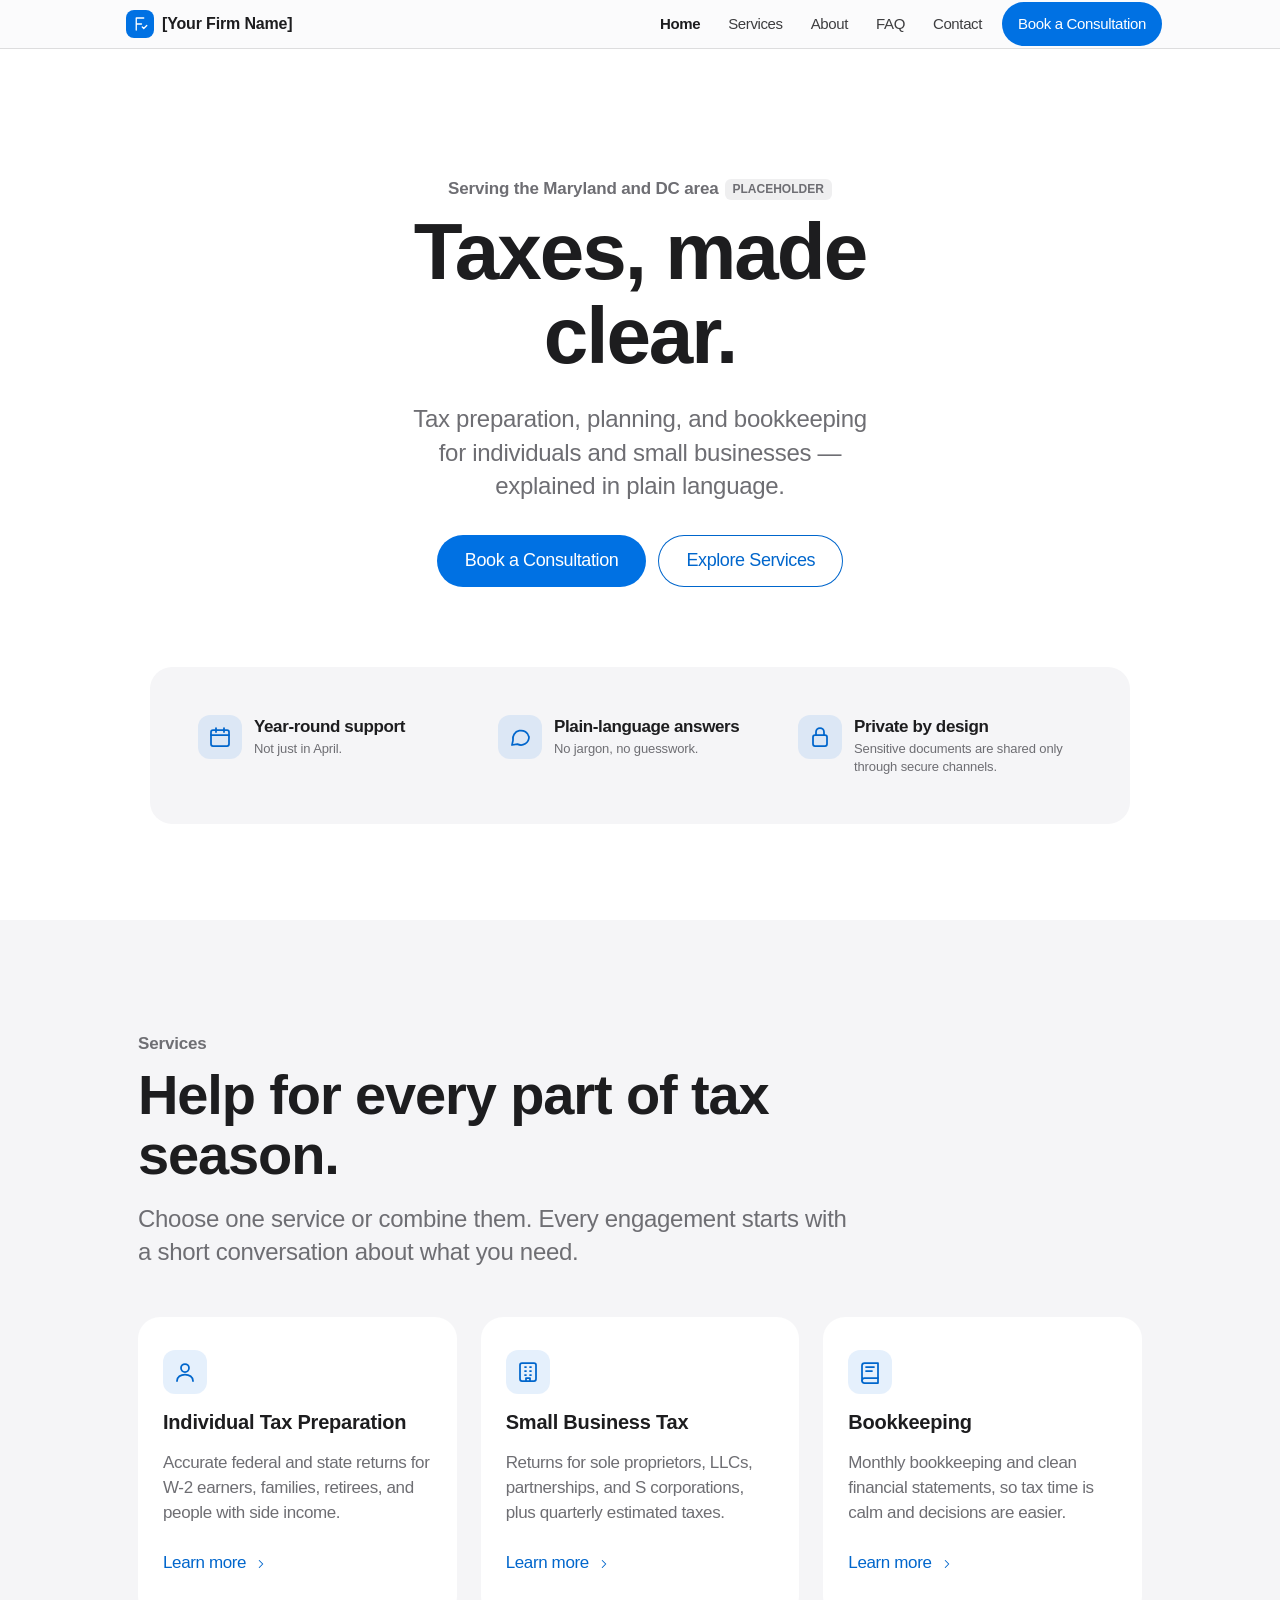
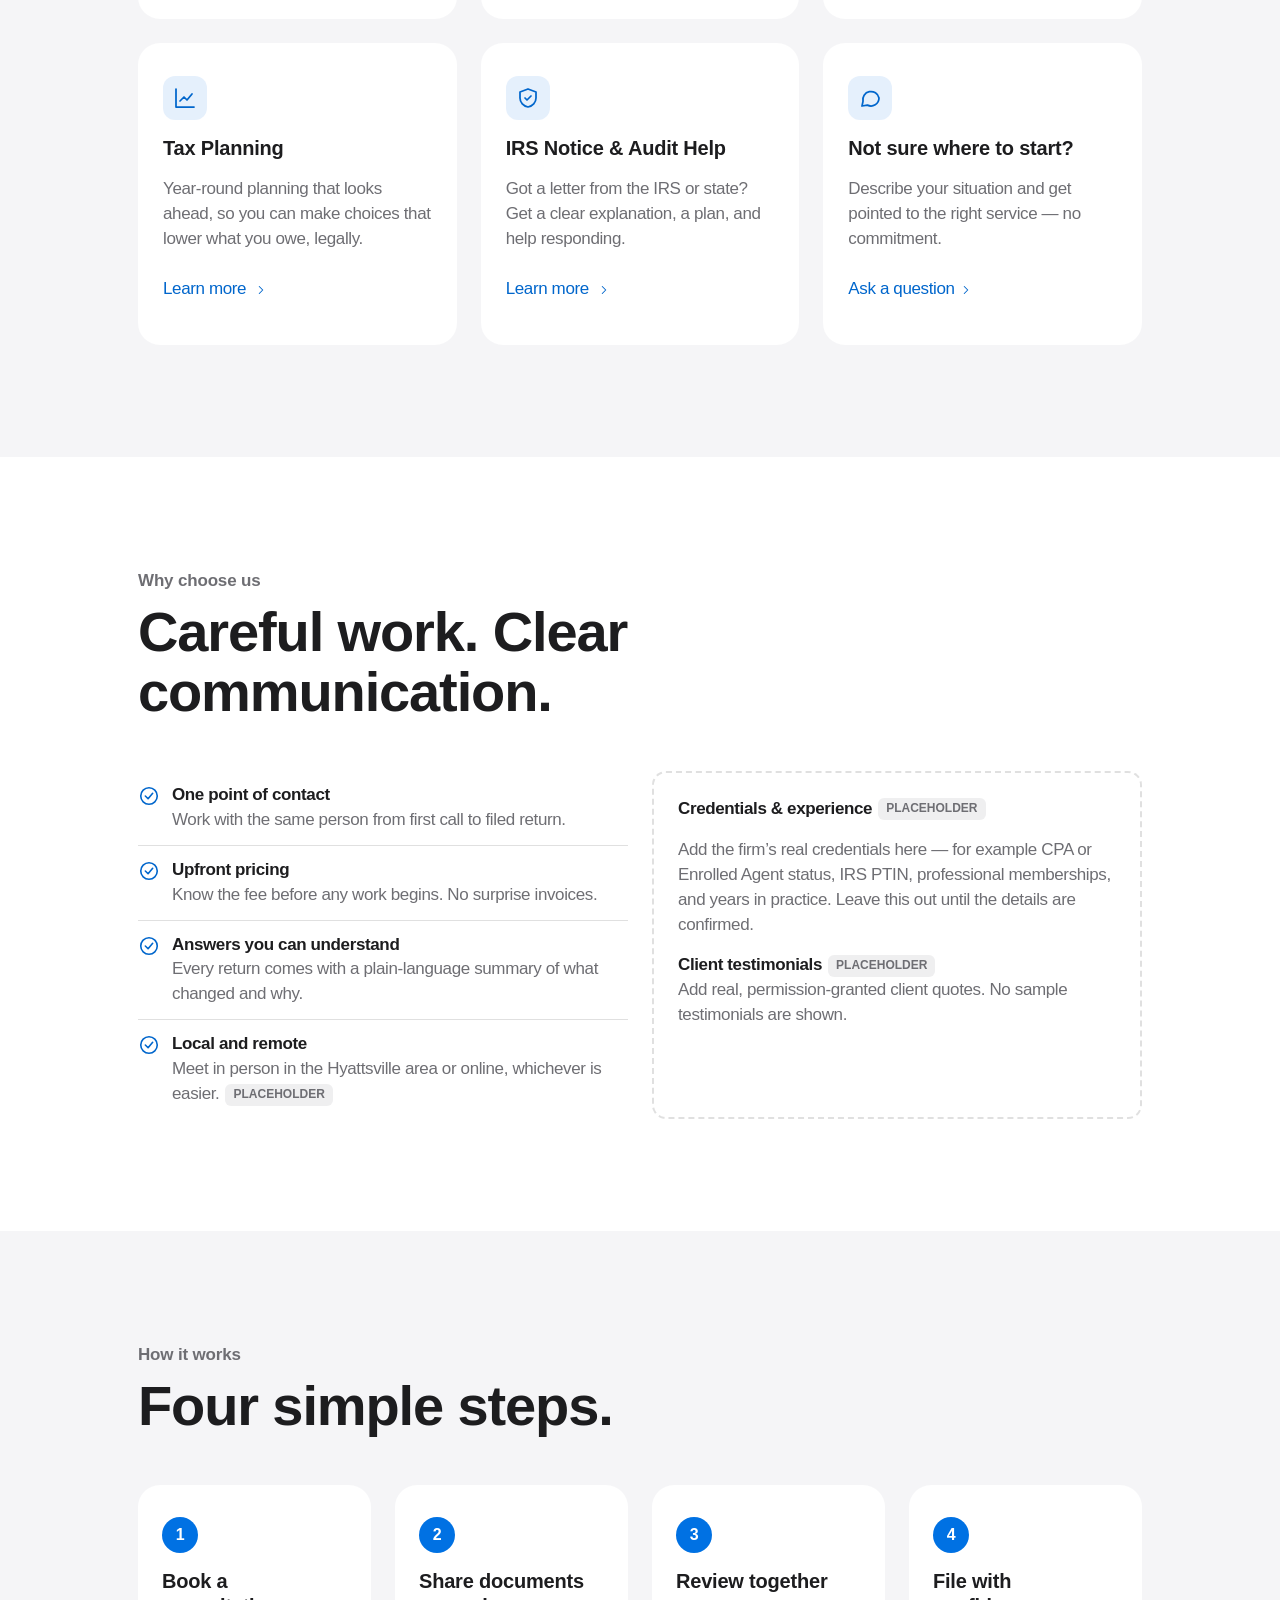
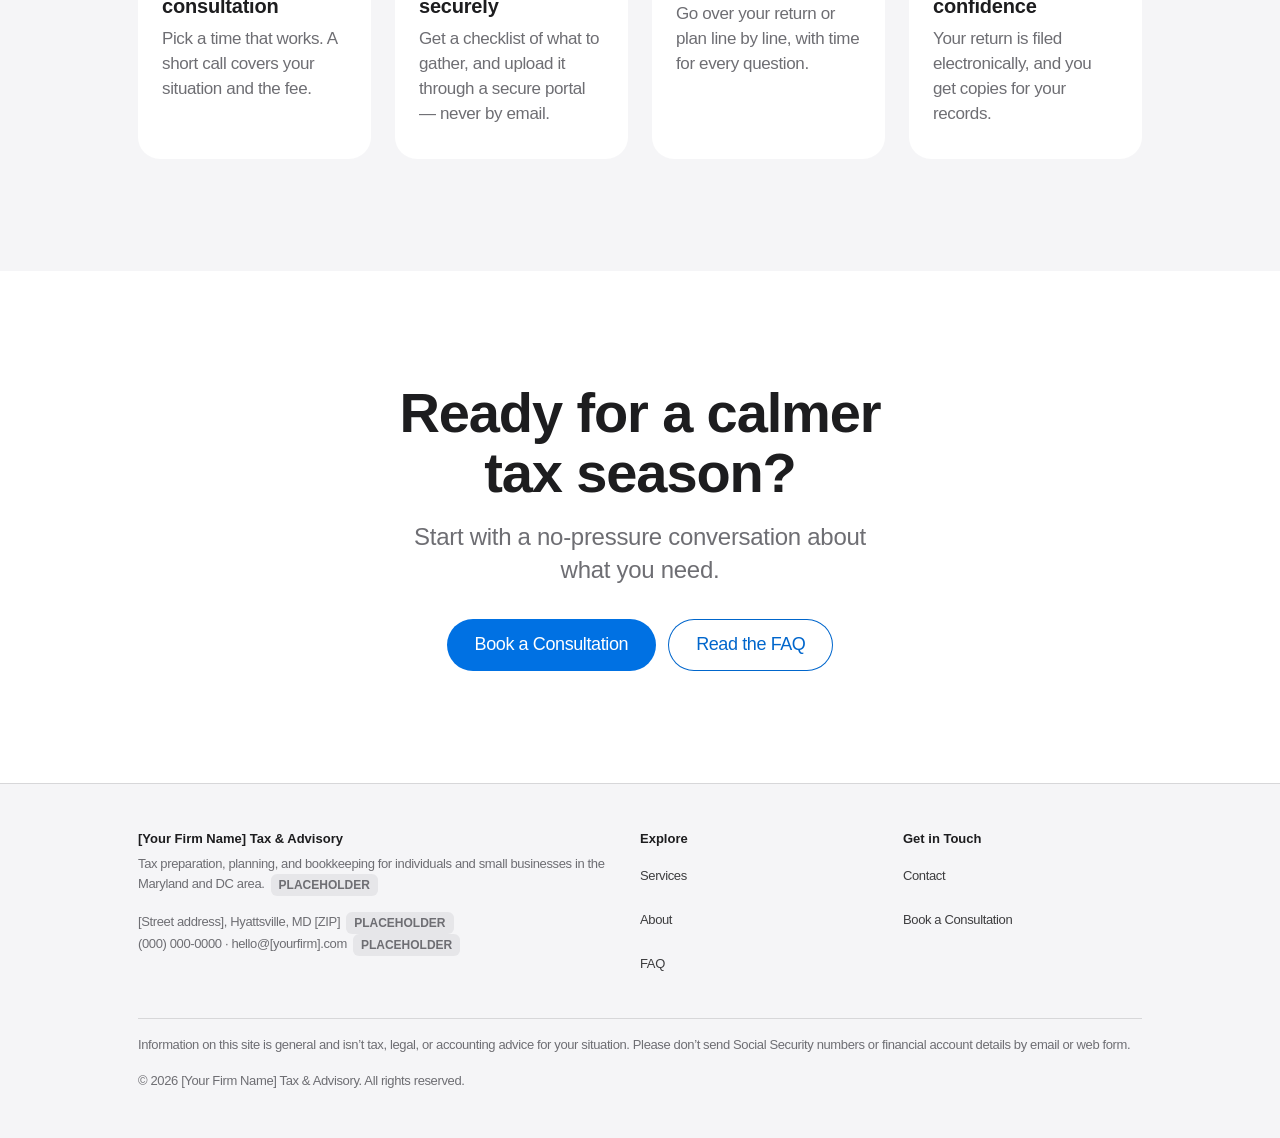
<file: index.html>
<!doctype html>
<html lang="en">
<head>
  <meta charset="utf-8">
  <meta name="viewport" content="width=device-width, initial-scale=1, viewport-fit=cover">
  <title>[Your Firm Name] Tax &amp; Advisory — Tax Preparation &amp; Planning in Maryland and DC</title>
  <meta name="description" content="Tax preparation, planning, bookkeeping, and IRS notice help for individuals and small businesses in the Maryland and DC area.">
  <meta name="color-scheme" content="light dark">
  <meta name="theme-color" content="#fafafc" media="(prefers-color-scheme: light)">
  <meta name="theme-color" content="#161617" media="(prefers-color-scheme: dark)">
  <link rel="icon" href="assets/favicon.svg" type="image/svg+xml">
  <link rel="stylesheet" href="assets/styles.css">
  <script>document.documentElement.classList.add('js')</script>
</head>
<body>
  <a class="skip-link" href="#main">Skip to content</a>

  <header class="nav">
    <nav class="nav__bar" aria-label="Main">
      <a class="brand" href="index.html" aria-label="[Your Firm Name] Tax &amp; Advisory, home">
        <span class="brand__mark"><svg viewBox="0 0 24 24" fill="none" stroke="currentColor" stroke-width="1.75" stroke-linecap="round" stroke-linejoin="round" aria-hidden="true" focusable="false"><path d="M7 4h10M7 4v16M7 12h7"/><path d="M15 16l2 2 4-4" /></svg></span>
        <span class="brand__name">[Your Firm Name]</span>
      </a>
      <button class="menu-btn" type="button" aria-expanded="false" aria-controls="site-menu" aria-label="Open menu">
        <span class="icon-open"><svg viewBox="0 0 24 24" fill="none" stroke="currentColor" stroke-width="1.75" stroke-linecap="round" stroke-linejoin="round" aria-hidden="true" focusable="false"><path d="M4 7h16M4 12h16M4 17h16"/></svg></span>
        <span class="icon-close"><svg viewBox="0 0 24 24" fill="none" stroke="currentColor" stroke-width="1.75" stroke-linecap="round" stroke-linejoin="round" aria-hidden="true" focusable="false"><path d="M6 6l12 12M18 6 6 18"/></svg></span>
      </button>
      <div class="nav__menu" id="site-menu">
        <ul class="nav__links">
          <li><a href="index.html" aria-current="page">Home</a></li>
          <li><a href="services.html">Services</a></li>
          <li><a href="about.html">About</a></li>
          <li><a href="faq.html">FAQ</a></li>
          <li><a href="contact.html">Contact</a></li>
        </ul>
        <div class="nav__cta"><a class="btn btn--primary btn--sm" href="contact.html">Book a Consultation</a></div>
      </div>
    </nav>
  </header>

  <main id="main" tabindex="-1">
    <section class="hero" aria-labelledby="hero-title">
      <div class="wrap">
        <p class="eyebrow">Serving the Maryland and DC area<span class="ph-tag">Placeholder</span></p>
        <h1 id="hero-title" class="large-title">Taxes, made clear.</h1>
        <p class="lede">Tax preparation, planning, and bookkeeping for individuals and small businesses — explained in plain language.</p>
        <div class="btn-row btn-row--stack">
          <a class="btn btn--primary btn--lg" href="contact.html">Book a Consultation</a>
          <a class="btn btn--secondary btn--lg" href="services.html">Explore Services</a>
        </div>
        <div class="hero__panel" role="list" aria-label="At a glance">
          <div class="stat" role="listitem"><span class="icon"><svg viewBox="0 0 24 24" fill="none" stroke="currentColor" stroke-width="1.75" stroke-linecap="round" stroke-linejoin="round" aria-hidden="true" focusable="false"><rect x="3" y="5" width="18" height="16" rx="2"/><path d="M3 10h18M8 3v4M16 3v4"/></svg></span><div><p class="headline" style="margin:0">Year-round support</p><p class="footnote" style="margin:0">Not just in April.</p></div></div>
          <div class="stat" role="listitem"><span class="icon"><svg viewBox="0 0 24 24" fill="none" stroke="currentColor" stroke-width="1.75" stroke-linecap="round" stroke-linejoin="round" aria-hidden="true" focusable="false"><path d="M21 12a8 8 0 0 1-11.6 7.1L4 20l1-4.6A8 8 0 1 1 21 12z"/></svg></span><div><p class="headline" style="margin:0">Plain-language answers</p><p class="footnote" style="margin:0">No jargon, no guesswork.</p></div></div>
          <div class="stat" role="listitem"><span class="icon"><svg viewBox="0 0 24 24" fill="none" stroke="currentColor" stroke-width="1.75" stroke-linecap="round" stroke-linejoin="round" aria-hidden="true" focusable="false"><rect x="5" y="10" width="14" height="11" rx="2"/><path d="M8 10V7a4 4 0 0 1 8 0v3"/></svg></span><div><p class="headline" style="margin:0">Private by design</p><p class="footnote" style="margin:0">Sensitive documents are shared only through secure channels.</p></div></div>
        </div>
      </div>
    </section>

    <section class="section section--alt" aria-labelledby="services-title">
      <div class="wrap">
        <div class="section-head">
          <p class="eyebrow">Services</p>
          <h2 id="services-title" class="title-1">Help for every part of tax season.</h2>
          <p class="lede">Choose one service or combine them. Every engagement starts with a short conversation about what you need.</p>
        </div>
        <div class="grid grid--3">
          <article class="card">
            <span class="icon"><svg viewBox="0 0 24 24" fill="none" stroke="currentColor" stroke-width="1.75" stroke-linecap="round" stroke-linejoin="round" aria-hidden="true" focusable="false"><circle cx="12" cy="8" r="4"/><path d="M4 21c0-4 3.6-6.5 8-6.5s8 2.5 8 6.5"/></svg></span>
            <h3 class="title-3">Individual Tax Preparation</h3>
            <p>Accurate federal and state returns for W-2 earners, families, retirees, and people with side income.</p>
            <a class="text-link" href="services.html#individual">Learn more<span class="visually-hidden"> about Individual Tax Preparation</span> <svg viewBox="0 0 24 24" fill="none" stroke="currentColor" stroke-width="1.75" stroke-linecap="round" stroke-linejoin="round" aria-hidden="true" focusable="false"><path d="m9 6 6 6-6 6"/></svg></a>
          </article>
          <article class="card">
            <span class="icon"><svg viewBox="0 0 24 24" fill="none" stroke="currentColor" stroke-width="1.75" stroke-linecap="round" stroke-linejoin="round" aria-hidden="true" focusable="false"><rect x="4" y="3" width="16" height="18" rx="2"/><path d="M9 7h1M14 7h1M9 11h1M14 11h1M9 15h1M14 15h1M10 21v-3h4v3"/></svg></span>
            <h3 class="title-3">Small Business Tax</h3>
            <p>Returns for sole proprietors, LLCs, partnerships, and S corporations, plus quarterly estimated taxes.</p>
            <a class="text-link" href="services.html#business">Learn more<span class="visually-hidden"> about Small Business Tax</span> <svg viewBox="0 0 24 24" fill="none" stroke="currentColor" stroke-width="1.75" stroke-linecap="round" stroke-linejoin="round" aria-hidden="true" focusable="false"><path d="m9 6 6 6-6 6"/></svg></a>
          </article>
          <article class="card">
            <span class="icon"><svg viewBox="0 0 24 24" fill="none" stroke="currentColor" stroke-width="1.75" stroke-linecap="round" stroke-linejoin="round" aria-hidden="true" focusable="false"><path d="M4 5.5A2.5 2.5 0 0 1 6.5 3H20v15H6.5A2.5 2.5 0 0 0 4 20.5z"/><path d="M4 20.5A2.5 2.5 0 0 0 6.5 23H20v-5"/><path d="M8 7h8M8 11h6"/></svg></span>
            <h3 class="title-3">Bookkeeping</h3>
            <p>Monthly bookkeeping and clean financial statements, so tax time is calm and decisions are easier.</p>
            <a class="text-link" href="services.html#bookkeeping">Learn more<span class="visually-hidden"> about Bookkeeping</span> <svg viewBox="0 0 24 24" fill="none" stroke="currentColor" stroke-width="1.75" stroke-linecap="round" stroke-linejoin="round" aria-hidden="true" focusable="false"><path d="m9 6 6 6-6 6"/></svg></a>
          </article>
          <article class="card">
            <span class="icon"><svg viewBox="0 0 24 24" fill="none" stroke="currentColor" stroke-width="1.75" stroke-linecap="round" stroke-linejoin="round" aria-hidden="true" focusable="false"><path d="M3 3v18h18"/><path d="m7 15 4-4 3 3 5-6"/></svg></span>
            <h3 class="title-3">Tax Planning</h3>
            <p>Year-round planning that looks ahead, so you can make choices that lower what you owe, legally.</p>
            <a class="text-link" href="services.html#planning">Learn more<span class="visually-hidden"> about Tax Planning</span> <svg viewBox="0 0 24 24" fill="none" stroke="currentColor" stroke-width="1.75" stroke-linecap="round" stroke-linejoin="round" aria-hidden="true" focusable="false"><path d="m9 6 6 6-6 6"/></svg></a>
          </article>
          <article class="card">
            <span class="icon"><svg viewBox="0 0 24 24" fill="none" stroke="currentColor" stroke-width="1.75" stroke-linecap="round" stroke-linejoin="round" aria-hidden="true" focusable="false"><path d="M12 3 4 6v6c0 4.5 3.4 8.2 8 9 4.6-.8 8-4.5 8-9V6z"/><path d="m9 12 2 2 4-4"/></svg></span>
            <h3 class="title-3">IRS Notice &amp; Audit Help</h3>
            <p>Got a letter from the IRS or state? Get a clear explanation, a plan, and help responding.</p>
            <a class="text-link" href="services.html#irs">Learn more<span class="visually-hidden"> about IRS Notice &amp; Audit Help</span> <svg viewBox="0 0 24 24" fill="none" stroke="currentColor" stroke-width="1.75" stroke-linecap="round" stroke-linejoin="round" aria-hidden="true" focusable="false"><path d="m9 6 6 6-6 6"/></svg></a>
          </article>
          <article class="card">
            <span class="icon"><svg viewBox="0 0 24 24" fill="none" stroke="currentColor" stroke-width="1.75" stroke-linecap="round" stroke-linejoin="round" aria-hidden="true" focusable="false"><path d="M21 12a8 8 0 0 1-11.6 7.1L4 20l1-4.6A8 8 0 1 1 21 12z"/></svg></span>
            <h3 class="title-3">Not sure where to start?</h3>
            <p>Describe your situation and get pointed to the right service — no commitment.</p>
            <a class="text-link" href="contact.html">Ask a question <svg viewBox="0 0 24 24" fill="none" stroke="currentColor" stroke-width="1.75" stroke-linecap="round" stroke-linejoin="round" aria-hidden="true" focusable="false"><path d="m9 6 6 6-6 6"/></svg></a>
          </article>
        </div>
      </div>
    </section>

    <section class="section" aria-labelledby="why-title">
      <div class="wrap">
        <div class="section-head">
          <p class="eyebrow">Why choose us</p>
          <h2 id="why-title" class="title-1">Careful work. Clear communication.</h2>
        </div>
        <div class="grid grid--2">
          <div>
            <ul class="checklist">
              <li><svg viewBox="0 0 24 24" fill="none" stroke="currentColor" stroke-width="1.75" stroke-linecap="round" stroke-linejoin="round" aria-hidden="true" focusable="false"><circle cx="12" cy="12" r="9"/><path d="m8 12 3 3 5-6"/></svg><div><p class="headline" style="margin:0">One point of contact</p><p class="secondary" style="margin:0">Work with the same person from first call to filed return.</p></div></li>
              <li><svg viewBox="0 0 24 24" fill="none" stroke="currentColor" stroke-width="1.75" stroke-linecap="round" stroke-linejoin="round" aria-hidden="true" focusable="false"><circle cx="12" cy="12" r="9"/><path d="m8 12 3 3 5-6"/></svg><div><p class="headline" style="margin:0">Upfront pricing</p><p class="secondary" style="margin:0">Know the fee before any work begins. No surprise invoices.</p></div></li>
              <li><svg viewBox="0 0 24 24" fill="none" stroke="currentColor" stroke-width="1.75" stroke-linecap="round" stroke-linejoin="round" aria-hidden="true" focusable="false"><circle cx="12" cy="12" r="9"/><path d="m8 12 3 3 5-6"/></svg><div><p class="headline" style="margin:0">Answers you can understand</p><p class="secondary" style="margin:0">Every return comes with a plain-language summary of what changed and why.</p></div></li>
              <li><svg viewBox="0 0 24 24" fill="none" stroke="currentColor" stroke-width="1.75" stroke-linecap="round" stroke-linejoin="round" aria-hidden="true" focusable="false"><circle cx="12" cy="12" r="9"/><path d="m8 12 3 3 5-6"/></svg><div><p class="headline" style="margin:0">Local and remote</p><p class="secondary" style="margin:0">Meet in person in the Hyattsville area or online, whichever is easier.<span class="ph-tag">Placeholder</span></p></div></li>
            </ul>
          </div>
          <div class="placeholder" role="note" aria-label="Placeholder for credentials">
            <p><strong>Credentials &amp; experience</strong><span class="ph-tag">Placeholder</span></p>
            <p>Add the firm’s real credentials here — for example CPA or Enrolled Agent status, IRS PTIN, professional memberships, and years in practice. Leave this out until the details are confirmed.</p>
            <p style="margin:0"><strong>Client testimonials</strong><span class="ph-tag">Placeholder</span><br>Add real, permission-granted client quotes. No sample testimonials are shown.</p>
          </div>
        </div>
      </div>
    </section>

    <section class="section section--alt" aria-labelledby="how-title">
      <div class="wrap">
        <div class="section-head">
          <p class="eyebrow">How it works</p>
          <h2 id="how-title" class="title-1">Four simple steps.</h2>
        </div>
        <ol class="steps">
          <li class="step"><h3 class="title-3">Book a consultation</h3><p>Pick a time that works. A short call covers your situation and the fee.</p></li>
          <li class="step"><h3 class="title-3">Share documents securely</h3><p>Get a checklist of what to gather, and upload it through a secure portal — never by email.</p></li>
          <li class="step"><h3 class="title-3">Review together</h3><p>Go over your return or plan line by line, with time for every question.</p></li>
          <li class="step"><h3 class="title-3">File with confidence</h3><p>Your return is filed electronically, and you get copies for your records.</p></li>
        </ol>
      </div>
    </section>

    <section class="section cta" aria-labelledby="cta-title">
      <div class="wrap">
        <h2 id="cta-title" class="title-1">Ready for a calmer tax season?</h2>
        <p class="lede">Start with a no-pressure conversation about what you need.</p>
        <div class="btn-row btn-row--stack">
          <a class="btn btn--primary btn--lg" href="contact.html">Book a Consultation</a>
          <a class="btn btn--secondary btn--lg" href="faq.html">Read the FAQ</a>
        </div>
      </div>
    </section>
  </main>

  <footer class="footer">
    <div class="wrap">
      <div class="footer__grid">
        <div>
          <h2>[Your Firm Name] Tax &amp; Advisory</h2>
          <p>Tax preparation, planning, and bookkeeping for individuals and small businesses in the Maryland and DC area.<span class="ph-tag">Placeholder</span></p>
          <p>[Street address], Hyattsville, MD [ZIP]<span class="ph-tag">Placeholder</span><br>
             (000) 000-0000 · hello@[yourfirm].com<span class="ph-tag">Placeholder</span></p>
        </div>
        <div>
          <h2>Explore</h2>
          <ul>
            <li><a href="services.html">Services</a></li>
            <li><a href="about.html">About</a></li>
            <li><a href="faq.html">FAQ</a></li>
          </ul>
        </div>
        <div>
          <h2>Get in Touch</h2>
          <ul>
            <li><a href="contact.html">Contact</a></li>
            <li><a href="contact.html#contact-form">Book a Consultation</a></li>
          </ul>
        </div>
      </div>
      <div class="footer__legal">
        <p>Information on this site is general and isn’t tax, legal, or accounting advice for your situation. Please don’t send Social Security numbers or financial account details by email or web form.</p>
        <p>© <span data-year>2026</span> [Your Firm Name] Tax &amp; Advisory. All rights reserved.</p>
      </div>
    </div>
  </footer>

  <script src="assets/main.js" defer></script>
</body>
</html>
</file>
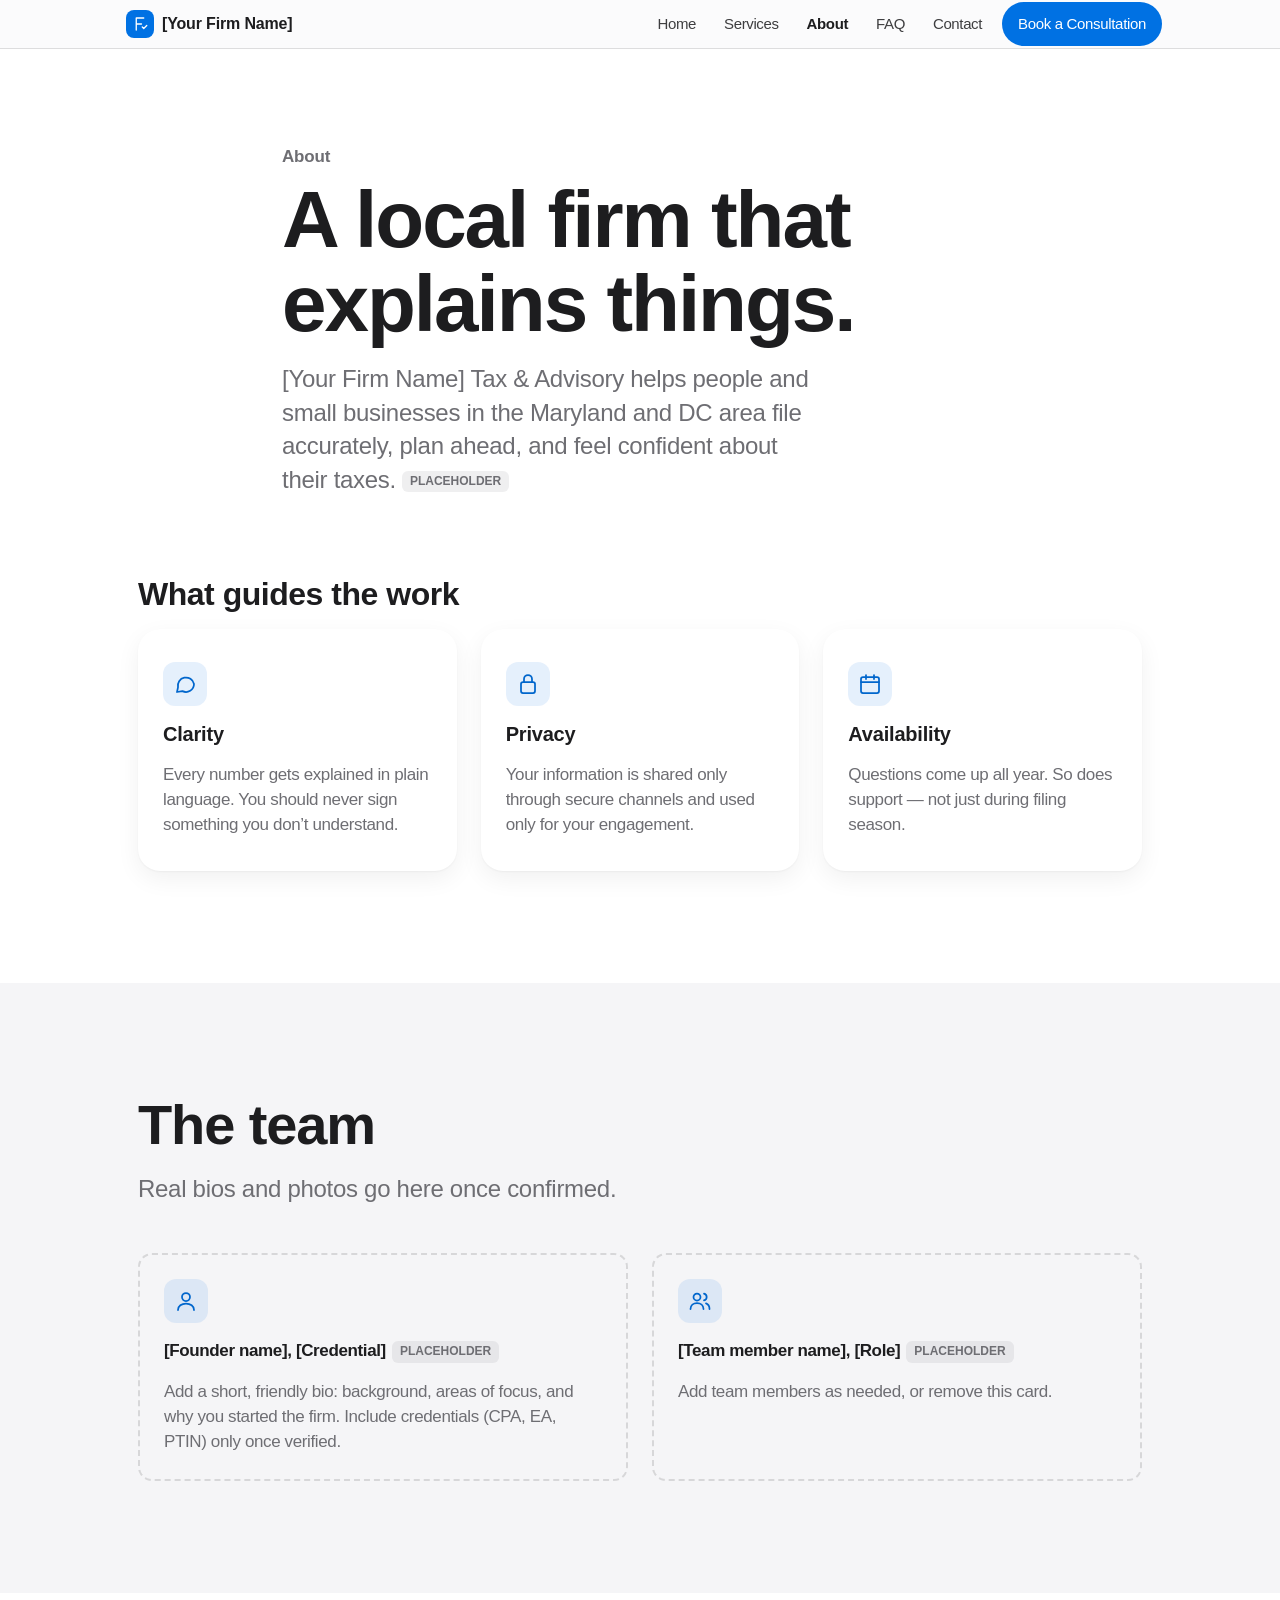
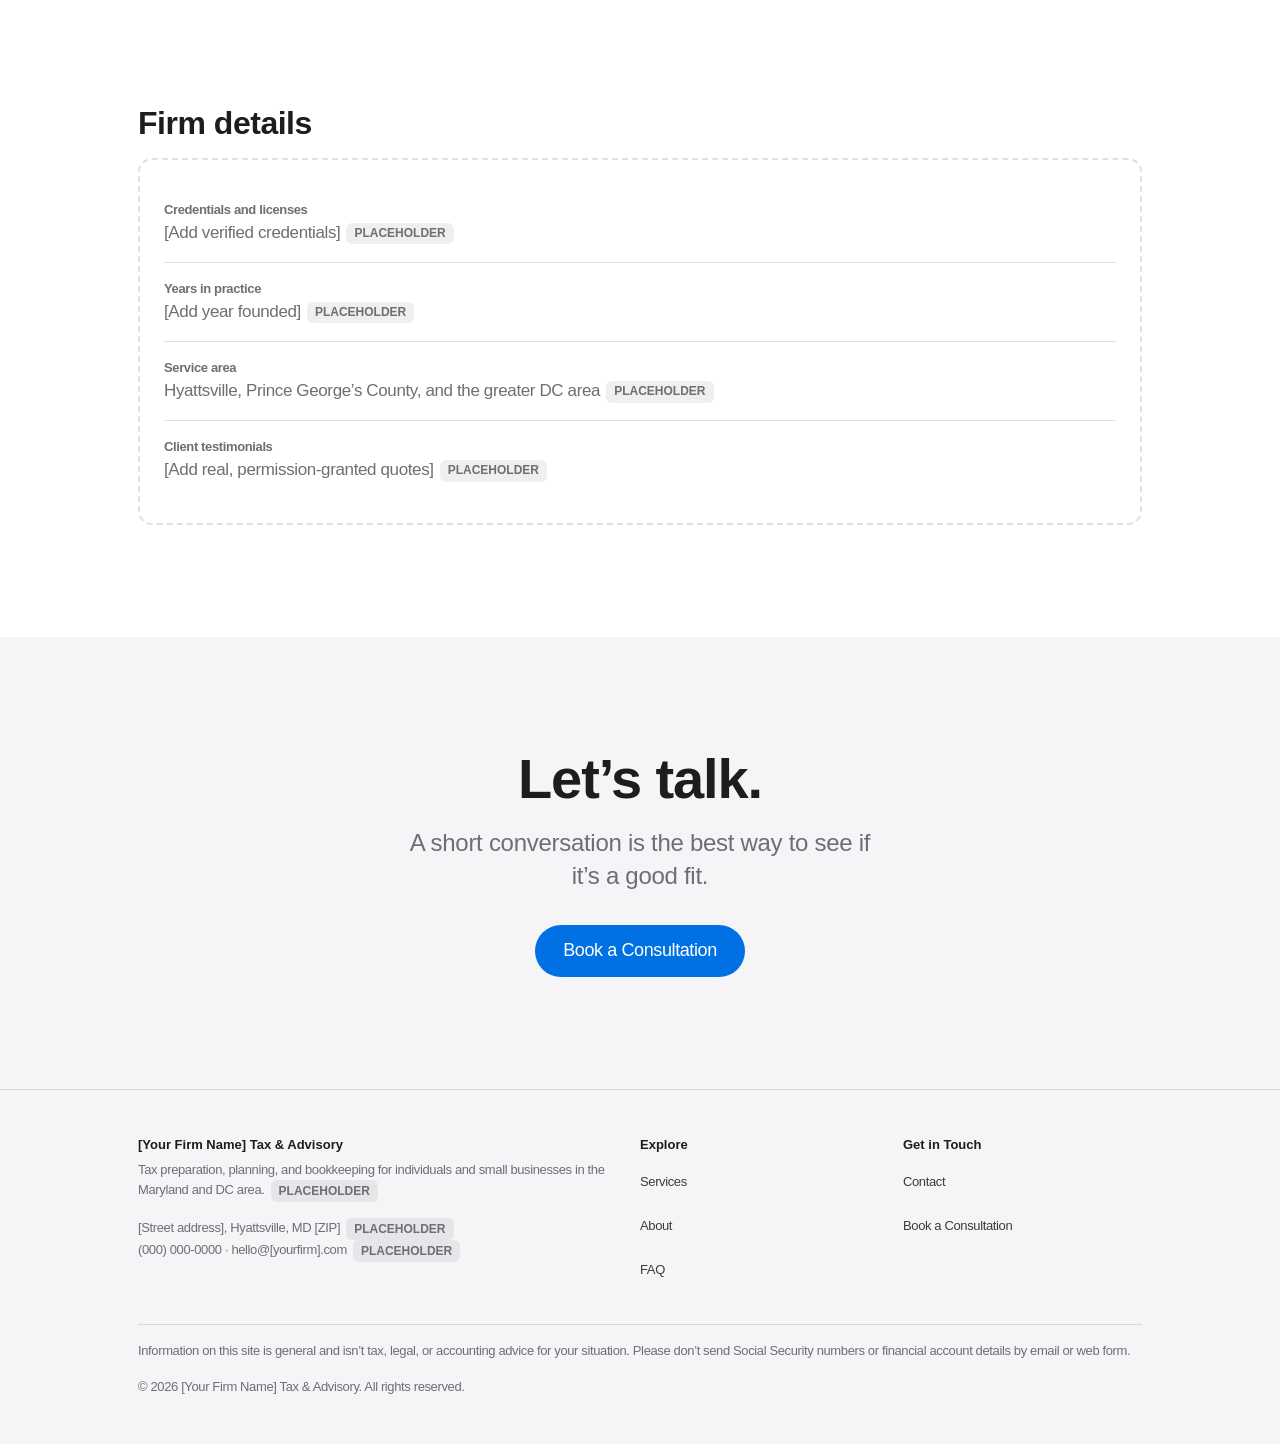
<file: about.html>
<!doctype html>
<html lang="en">
<head>
  <meta charset="utf-8">
  <meta name="viewport" content="width=device-width, initial-scale=1, viewport-fit=cover">
  <title>About — [Your Firm Name] Tax &amp; Advisory</title>
  <meta name="description" content="About [Your Firm Name] Tax &amp; Advisory, a tax firm serving the Maryland and DC area.">
  <meta name="color-scheme" content="light dark">
  <meta name="theme-color" content="#fafafc" media="(prefers-color-scheme: light)">
  <meta name="theme-color" content="#161617" media="(prefers-color-scheme: dark)">
  <link rel="icon" href="assets/favicon.svg" type="image/svg+xml">
  <link rel="stylesheet" href="assets/styles.css">
  <script>document.documentElement.classList.add('js')</script>
</head>
<body>
  <a class="skip-link" href="#main">Skip to content</a>

  <header class="nav">
    <nav class="nav__bar" aria-label="Main">
      <a class="brand" href="index.html" aria-label="[Your Firm Name] Tax &amp; Advisory, home">
        <span class="brand__mark"><svg viewBox="0 0 24 24" fill="none" stroke="currentColor" stroke-width="1.75" stroke-linecap="round" stroke-linejoin="round" aria-hidden="true" focusable="false"><path d="M7 4h10M7 4v16M7 12h7"/><path d="M15 16l2 2 4-4" /></svg></span>
        <span class="brand__name">[Your Firm Name]</span>
      </a>
      <button class="menu-btn" type="button" aria-expanded="false" aria-controls="site-menu" aria-label="Open menu">
        <span class="icon-open"><svg viewBox="0 0 24 24" fill="none" stroke="currentColor" stroke-width="1.75" stroke-linecap="round" stroke-linejoin="round" aria-hidden="true" focusable="false"><path d="M4 7h16M4 12h16M4 17h16"/></svg></span>
        <span class="icon-close"><svg viewBox="0 0 24 24" fill="none" stroke="currentColor" stroke-width="1.75" stroke-linecap="round" stroke-linejoin="round" aria-hidden="true" focusable="false"><path d="M6 6l12 12M18 6 6 18"/></svg></span>
      </button>
      <div class="nav__menu" id="site-menu">
        <ul class="nav__links">
          <li><a href="index.html">Home</a></li>
          <li><a href="services.html">Services</a></li>
          <li><a href="about.html" aria-current="page">About</a></li>
          <li><a href="faq.html">FAQ</a></li>
          <li><a href="contact.html">Contact</a></li>
        </ul>
        <div class="nav__cta"><a class="btn btn--primary btn--sm" href="contact.html">Book a Consultation</a></div>
      </div>
    </nav>
  </header>

  <main id="main" tabindex="-1">
    <section class="page-hero" aria-labelledby="page-title">
      <div class="wrap wrap--narrow">
        <p class="eyebrow">About</p>
        <h1 id="page-title" class="large-title">A local firm that explains things.</h1>
        <p class="lede">[Your Firm Name] Tax &amp; Advisory helps people and small businesses in the Maryland and DC area file accurately, plan ahead, and feel confident about their taxes.<span class="ph-tag">Placeholder</span></p>
      </div>
    </section>

    <section class="section" style="padding-top:1rem" aria-labelledby="values-title">
      <div class="wrap">
        <h2 id="values-title" class="title-2">What guides the work</h2>
        <div class="grid grid--3">
          <article class="card">
            <span class="icon"><svg viewBox="0 0 24 24" fill="none" stroke="currentColor" stroke-width="1.75" stroke-linecap="round" stroke-linejoin="round" aria-hidden="true" focusable="false"><path d="M21 12a8 8 0 0 1-11.6 7.1L4 20l1-4.6A8 8 0 1 1 21 12z"/></svg></span>
            <h3 class="title-3">Clarity</h3>
            <p>Every number gets explained in plain language. You should never sign something you don’t understand.</p>
            
          </article>
          <article class="card">
            <span class="icon"><svg viewBox="0 0 24 24" fill="none" stroke="currentColor" stroke-width="1.75" stroke-linecap="round" stroke-linejoin="round" aria-hidden="true" focusable="false"><rect x="5" y="10" width="14" height="11" rx="2"/><path d="M8 10V7a4 4 0 0 1 8 0v3"/></svg></span>
            <h3 class="title-3">Privacy</h3>
            <p>Your information is shared only through secure channels and used only for your engagement.</p>
            
          </article>
          <article class="card">
            <span class="icon"><svg viewBox="0 0 24 24" fill="none" stroke="currentColor" stroke-width="1.75" stroke-linecap="round" stroke-linejoin="round" aria-hidden="true" focusable="false"><rect x="3" y="5" width="18" height="16" rx="2"/><path d="M3 10h18M8 3v4M16 3v4"/></svg></span>
            <h3 class="title-3">Availability</h3>
            <p>Questions come up all year. So does support — not just during filing season.</p>
            
          </article>
        </div>
      </div>
    </section>

    <section class="section section--alt" aria-labelledby="team-title">
      <div class="wrap">
        <div class="section-head">
          <h2 id="team-title" class="title-1">The team</h2>
          <p class="lede">Real bios and photos go here once confirmed.</p>
        </div>
        <div class="grid grid--2">
          <div class="placeholder" role="note">
            <span class="icon"><svg viewBox="0 0 24 24" fill="none" stroke="currentColor" stroke-width="1.75" stroke-linecap="round" stroke-linejoin="round" aria-hidden="true" focusable="false"><circle cx="12" cy="8" r="4"/><path d="M4 21c0-4 3.6-6.5 8-6.5s8 2.5 8 6.5"/></svg></span>
            <p style="margin-top:1rem"><strong>[Founder name], [Credential]</strong><span class="ph-tag">Placeholder</span></p>
            <p style="margin:0">Add a short, friendly bio: background, areas of focus, and why you started the firm. Include credentials (CPA, EA, PTIN) only once verified.</p>
          </div>
          <div class="placeholder" role="note">
            <span class="icon"><svg viewBox="0 0 24 24" fill="none" stroke="currentColor" stroke-width="1.75" stroke-linecap="round" stroke-linejoin="round" aria-hidden="true" focusable="false"><circle cx="9" cy="8" r="3.5"/><path d="M2.5 20c0-3.6 2.9-6 6.5-6s6.5 2.4 6.5 6"/><path d="M16 4.6a3.5 3.5 0 0 1 0 6.8M18 14.3c2.1.7 3.5 2.6 3.5 5.7"/></svg></span>
            <p style="margin-top:1rem"><strong>[Team member name], [Role]</strong><span class="ph-tag">Placeholder</span></p>
            <p style="margin:0">Add team members as needed, or remove this card.</p>
          </div>
        </div>
      </div>
    </section>

    <section class="section" aria-labelledby="facts-title">
      <div class="wrap">
        <h2 id="facts-title" class="title-2">Firm details</h2>
        <div class="placeholder" role="note">
          <ul class="info-list">
            <li><span class="label">Credentials and licenses</span>[Add verified credentials]<span class="ph-tag">Placeholder</span></li>
            <li><span class="label">Years in practice</span>[Add year founded]<span class="ph-tag">Placeholder</span></li>
            <li><span class="label">Service area</span>Hyattsville, Prince George’s County, and the greater DC area<span class="ph-tag">Placeholder</span></li>
            <li><span class="label">Client testimonials</span>[Add real, permission-granted quotes]<span class="ph-tag">Placeholder</span></li>
          </ul>
        </div>
      </div>
    </section>

    <section class="section section--alt cta" aria-labelledby="cta-title">
      <div class="wrap">
        <h2 id="cta-title" class="title-1">Let’s talk.</h2>
        <p class="lede">A short conversation is the best way to see if it’s a good fit.</p>
        <div class="btn-row btn-row--stack"><a class="btn btn--primary btn--lg" href="contact.html">Book a Consultation</a></div>
      </div>
    </section>
  </main>

  <footer class="footer">
    <div class="wrap">
      <div class="footer__grid">
        <div>
          <h2>[Your Firm Name] Tax &amp; Advisory</h2>
          <p>Tax preparation, planning, and bookkeeping for individuals and small businesses in the Maryland and DC area.<span class="ph-tag">Placeholder</span></p>
          <p>[Street address], Hyattsville, MD [ZIP]<span class="ph-tag">Placeholder</span><br>
             (000) 000-0000 · hello@[yourfirm].com<span class="ph-tag">Placeholder</span></p>
        </div>
        <div>
          <h2>Explore</h2>
          <ul>
            <li><a href="services.html">Services</a></li>
            <li><a href="about.html">About</a></li>
            <li><a href="faq.html">FAQ</a></li>
          </ul>
        </div>
        <div>
          <h2>Get in Touch</h2>
          <ul>
            <li><a href="contact.html">Contact</a></li>
            <li><a href="contact.html#contact-form">Book a Consultation</a></li>
          </ul>
        </div>
      </div>
      <div class="footer__legal">
        <p>Information on this site is general and isn’t tax, legal, or accounting advice for your situation. Please don’t send Social Security numbers or financial account details by email or web form.</p>
        <p>© <span data-year>2026</span> [Your Firm Name] Tax &amp; Advisory. All rights reserved.</p>
      </div>
    </div>
  </footer>

  <script src="assets/main.js" defer></script>
</body>
</html>
</file>
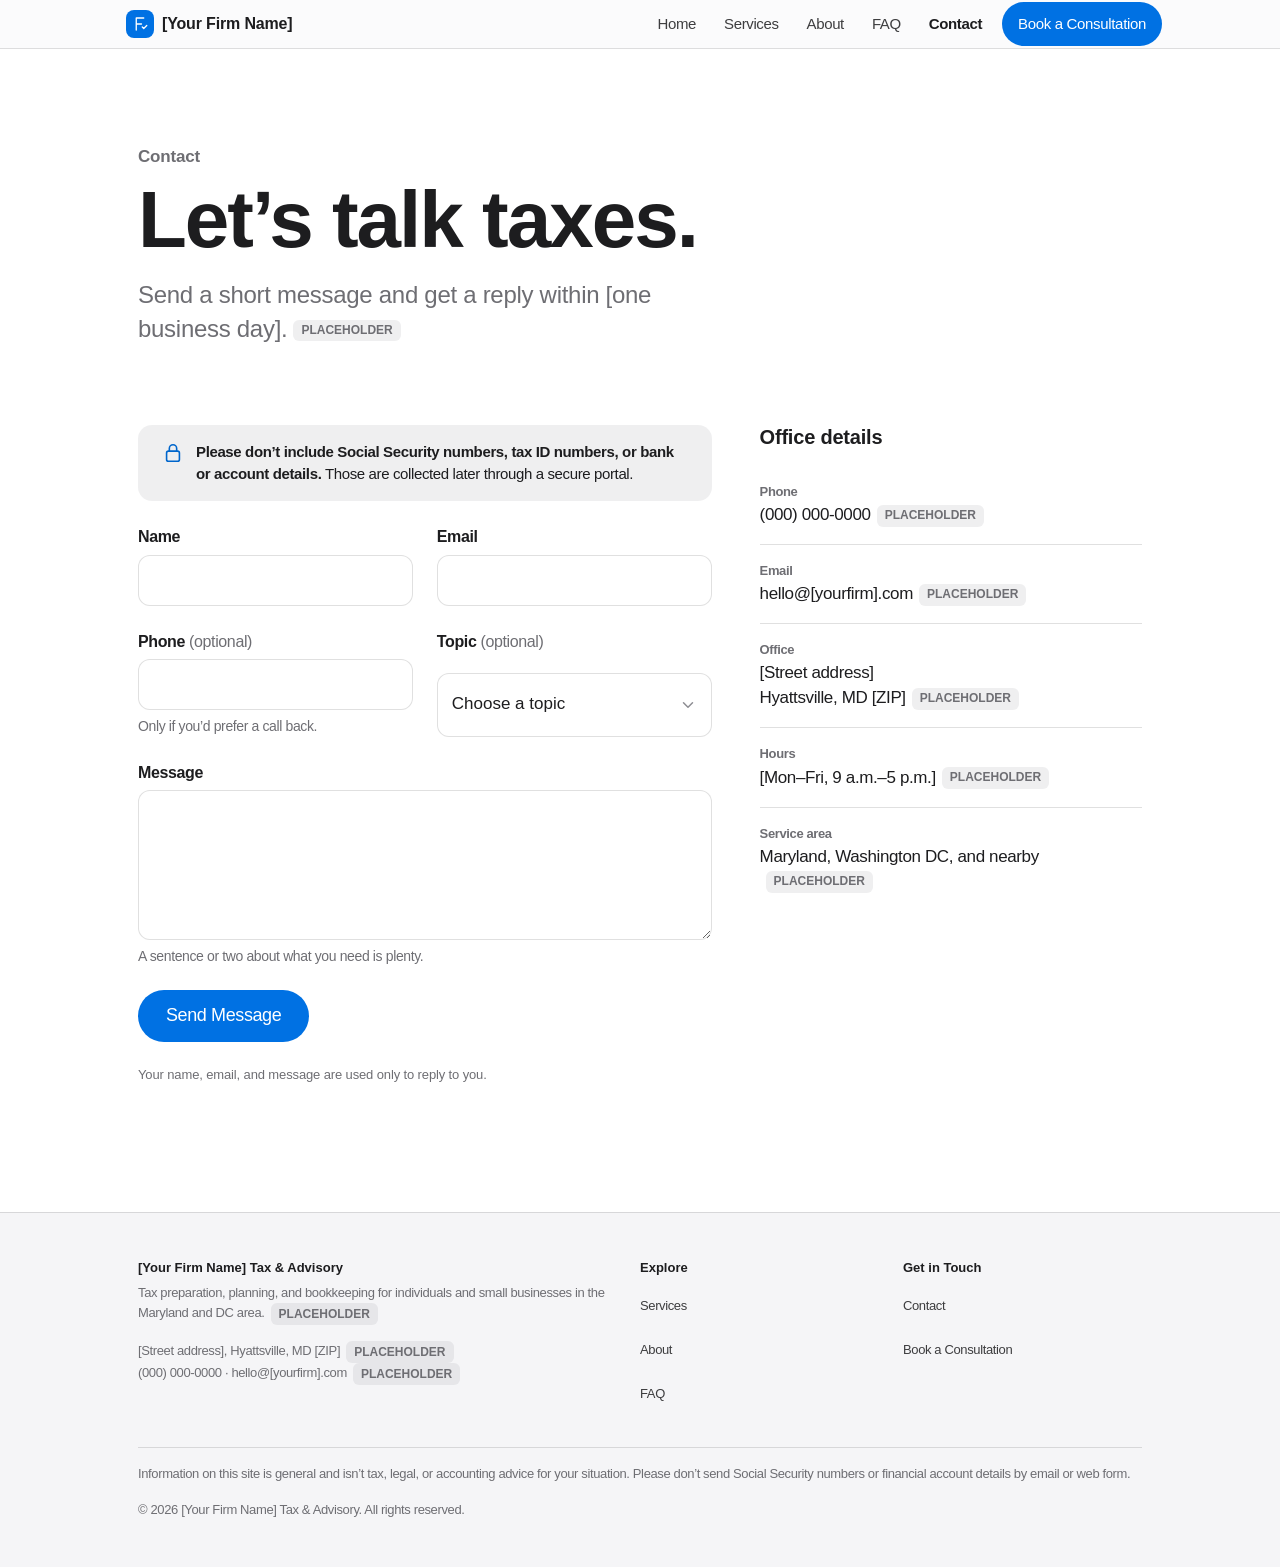
<file: contact.html>
<!doctype html>
<html lang="en">
<head>
  <meta charset="utf-8">
  <meta name="viewport" content="width=device-width, initial-scale=1, viewport-fit=cover">
  <title>Contact — [Your Firm Name] Tax &amp; Advisory</title>
  <meta name="description" content="Send a message or book a consultation.">
  <meta name="color-scheme" content="light dark">
  <meta name="theme-color" content="#fafafc" media="(prefers-color-scheme: light)">
  <meta name="theme-color" content="#161617" media="(prefers-color-scheme: dark)">
  <link rel="icon" href="assets/favicon.svg" type="image/svg+xml">
  <link rel="stylesheet" href="assets/styles.css">
  <script>document.documentElement.classList.add('js')</script>
</head>
<body>
  <a class="skip-link" href="#main">Skip to content</a>

  <header class="nav">
    <nav class="nav__bar" aria-label="Main">
      <a class="brand" href="index.html" aria-label="[Your Firm Name] Tax &amp; Advisory, home">
        <span class="brand__mark"><svg viewBox="0 0 24 24" fill="none" stroke="currentColor" stroke-width="1.75" stroke-linecap="round" stroke-linejoin="round" aria-hidden="true" focusable="false"><path d="M7 4h10M7 4v16M7 12h7"/><path d="M15 16l2 2 4-4" /></svg></span>
        <span class="brand__name">[Your Firm Name]</span>
      </a>
      <button class="menu-btn" type="button" aria-expanded="false" aria-controls="site-menu" aria-label="Open menu">
        <span class="icon-open"><svg viewBox="0 0 24 24" fill="none" stroke="currentColor" stroke-width="1.75" stroke-linecap="round" stroke-linejoin="round" aria-hidden="true" focusable="false"><path d="M4 7h16M4 12h16M4 17h16"/></svg></span>
        <span class="icon-close"><svg viewBox="0 0 24 24" fill="none" stroke="currentColor" stroke-width="1.75" stroke-linecap="round" stroke-linejoin="round" aria-hidden="true" focusable="false"><path d="M6 6l12 12M18 6 6 18"/></svg></span>
      </button>
      <div class="nav__menu" id="site-menu">
        <ul class="nav__links">
          <li><a href="index.html">Home</a></li>
          <li><a href="services.html">Services</a></li>
          <li><a href="about.html">About</a></li>
          <li><a href="faq.html">FAQ</a></li>
          <li><a href="contact.html" aria-current="page">Contact</a></li>
        </ul>
        <div class="nav__cta"><a class="btn btn--primary btn--sm" href="contact.html">Book a Consultation</a></div>
      </div>
    </nav>
  </header>

  <main id="main" tabindex="-1">
    <section class="page-hero" aria-labelledby="page-title">
      <div class="wrap">
        <p class="eyebrow">Contact</p>
        <h1 id="page-title" class="large-title">Let’s talk taxes.</h1>
        <p class="lede">Send a short message and get a reply within [one business day].<span class="ph-tag">Placeholder</span></p>
      </div>
    </section>
    <section class="section" style="padding-top:1rem" aria-label="Contact form and details">
      <div class="wrap contact-grid">
        <div>
          <form class="form" id="contact-form" novalidate aria-describedby="privacy-note">
            <div class="notice" id="privacy-note"><svg viewBox="0 0 24 24" fill="none" stroke="currentColor" stroke-width="1.75" stroke-linecap="round" stroke-linejoin="round" aria-hidden="true" focusable="false"><rect x="5" y="10" width="14" height="11" rx="2"/><path d="M8 10V7a4 4 0 0 1 8 0v3"/></svg><p><strong>Please don’t include Social Security numbers, tax ID numbers, or bank or account details.</strong> Those are collected later through a secure portal.</p></div>
            <div class="form-row form-row--2">
              <div class="field">
                <label for="name">Name</label>
                <input class="input" id="name" name="name" type="text" autocomplete="name" required aria-describedby="name-error">
                <p class="error" id="name-error" aria-live="polite"><svg viewBox="0 0 24 24" fill="none" stroke="currentColor" stroke-width="1.75" stroke-linecap="round" stroke-linejoin="round" aria-hidden="true" focusable="false"><circle cx="12" cy="12" r="9"/><path d="M12 7v6M12 16.5v.01"/></svg><span></span></p>
              </div>
              <div class="field">
                <label for="email">Email</label>
                <input class="input" id="email" name="email" type="email" inputmode="email" autocomplete="email" autocapitalize="off" spellcheck="false" required aria-describedby="email-error">
                <p class="error" id="email-error" aria-live="polite"><svg viewBox="0 0 24 24" fill="none" stroke="currentColor" stroke-width="1.75" stroke-linecap="round" stroke-linejoin="round" aria-hidden="true" focusable="false"><circle cx="12" cy="12" r="9"/><path d="M12 7v6M12 16.5v.01"/></svg><span></span></p>
              </div>
            </div>
            <div class="form-row form-row--2">
              <div class="field">
                <label for="phone">Phone <span class="opt">(optional)</span></label>
                <input class="input" id="phone" name="phone" type="tel" inputmode="tel" autocomplete="tel" aria-describedby="phone-hint phone-error">
                <p class="hint" id="phone-hint">Only if you’d prefer a call back.</p>
                <p class="error" id="phone-error" aria-live="polite"><svg viewBox="0 0 24 24" fill="none" stroke="currentColor" stroke-width="1.75" stroke-linecap="round" stroke-linejoin="round" aria-hidden="true" focusable="false"><circle cx="12" cy="12" r="9"/><path d="M12 7v6M12 16.5v.01"/></svg><span></span></p>
              </div>
              <div class="field">
                <label for="topic">Topic <span class="opt">(optional)</span></label>
                <select class="select" id="topic" name="topic">
                  <option value="">Choose a topic</option>
                  <option>Individual tax preparation</option>
                  <option>Small business tax</option>
                  <option>Bookkeeping</option>
                  <option>Tax planning</option>
                  <option>IRS notice or audit</option>
                  <option>Something else</option>
                </select>
              </div>
            </div>
            <div class="field">
              <label for="message">Message</label>
              <textarea class="textarea" id="message" name="message" rows="5" required aria-describedby="message-hint message-error"></textarea>
              <p class="hint" id="message-hint">A sentence or two about what you need is plenty.</p>
              <p class="error" id="message-error" aria-live="polite"><svg viewBox="0 0 24 24" fill="none" stroke="currentColor" stroke-width="1.75" stroke-linecap="round" stroke-linejoin="round" aria-hidden="true" focusable="false"><circle cx="12" cy="12" r="9"/><path d="M12 7v6M12 16.5v.01"/></svg><span></span></p>
            </div>
            <div class="btn-row btn-row--stack">
              <button class="btn btn--primary btn--lg" type="submit">Send Message</button>
            </div>
            <p class="footnote">Your name, email, and message are used only to reply to you.</p>
            <div class="status" id="form-status" role="status" tabindex="-1"><svg viewBox="0 0 24 24" fill="none" stroke="currentColor" stroke-width="1.75" stroke-linecap="round" stroke-linejoin="round" aria-hidden="true" focusable="false"><circle cx="12" cy="12" r="9"/><path d="m8 12 3 3 5-6"/></svg><p></p></div>
          </form>
        </div>
        <aside aria-labelledby="details-title">
          <h2 id="details-title" class="title-3">Office details</h2>
          <ul class="info-list">
            <li><span class="label">Phone</span>(000) 000-0000<span class="ph-tag">Placeholder</span></li>
            <li><span class="label">Email</span>hello@[yourfirm].com<span class="ph-tag">Placeholder</span></li>
            <li><span class="label">Office</span>[Street address]<br>Hyattsville, MD [ZIP]<span class="ph-tag">Placeholder</span></li>
            <li><span class="label">Hours</span>[Mon–Fri, 9 a.m.–5 p.m.]<span class="ph-tag">Placeholder</span></li>
            <li><span class="label">Service area</span>Maryland, Washington DC, and nearby<span class="ph-tag">Placeholder</span></li>
          </ul>
        </aside>
      </div>
    </section>
  </main>

  <footer class="footer">
    <div class="wrap">
      <div class="footer__grid">
        <div>
          <h2>[Your Firm Name] Tax &amp; Advisory</h2>
          <p>Tax preparation, planning, and bookkeeping for individuals and small businesses in the Maryland and DC area.<span class="ph-tag">Placeholder</span></p>
          <p>[Street address], Hyattsville, MD [ZIP]<span class="ph-tag">Placeholder</span><br>
             (000) 000-0000 · hello@[yourfirm].com<span class="ph-tag">Placeholder</span></p>
        </div>
        <div>
          <h2>Explore</h2>
          <ul>
            <li><a href="services.html">Services</a></li>
            <li><a href="about.html">About</a></li>
            <li><a href="faq.html">FAQ</a></li>
          </ul>
        </div>
        <div>
          <h2>Get in Touch</h2>
          <ul>
            <li><a href="contact.html">Contact</a></li>
            <li><a href="contact.html#contact-form">Book a Consultation</a></li>
          </ul>
        </div>
      </div>
      <div class="footer__legal">
        <p>Information on this site is general and isn’t tax, legal, or accounting advice for your situation. Please don’t send Social Security numbers or financial account details by email or web form.</p>
        <p>© <span data-year>2026</span> [Your Firm Name] Tax &amp; Advisory. All rights reserved.</p>
      </div>
    </div>
  </footer>

  <script src="assets/main.js" defer></script>
</body>
</html>
</file>
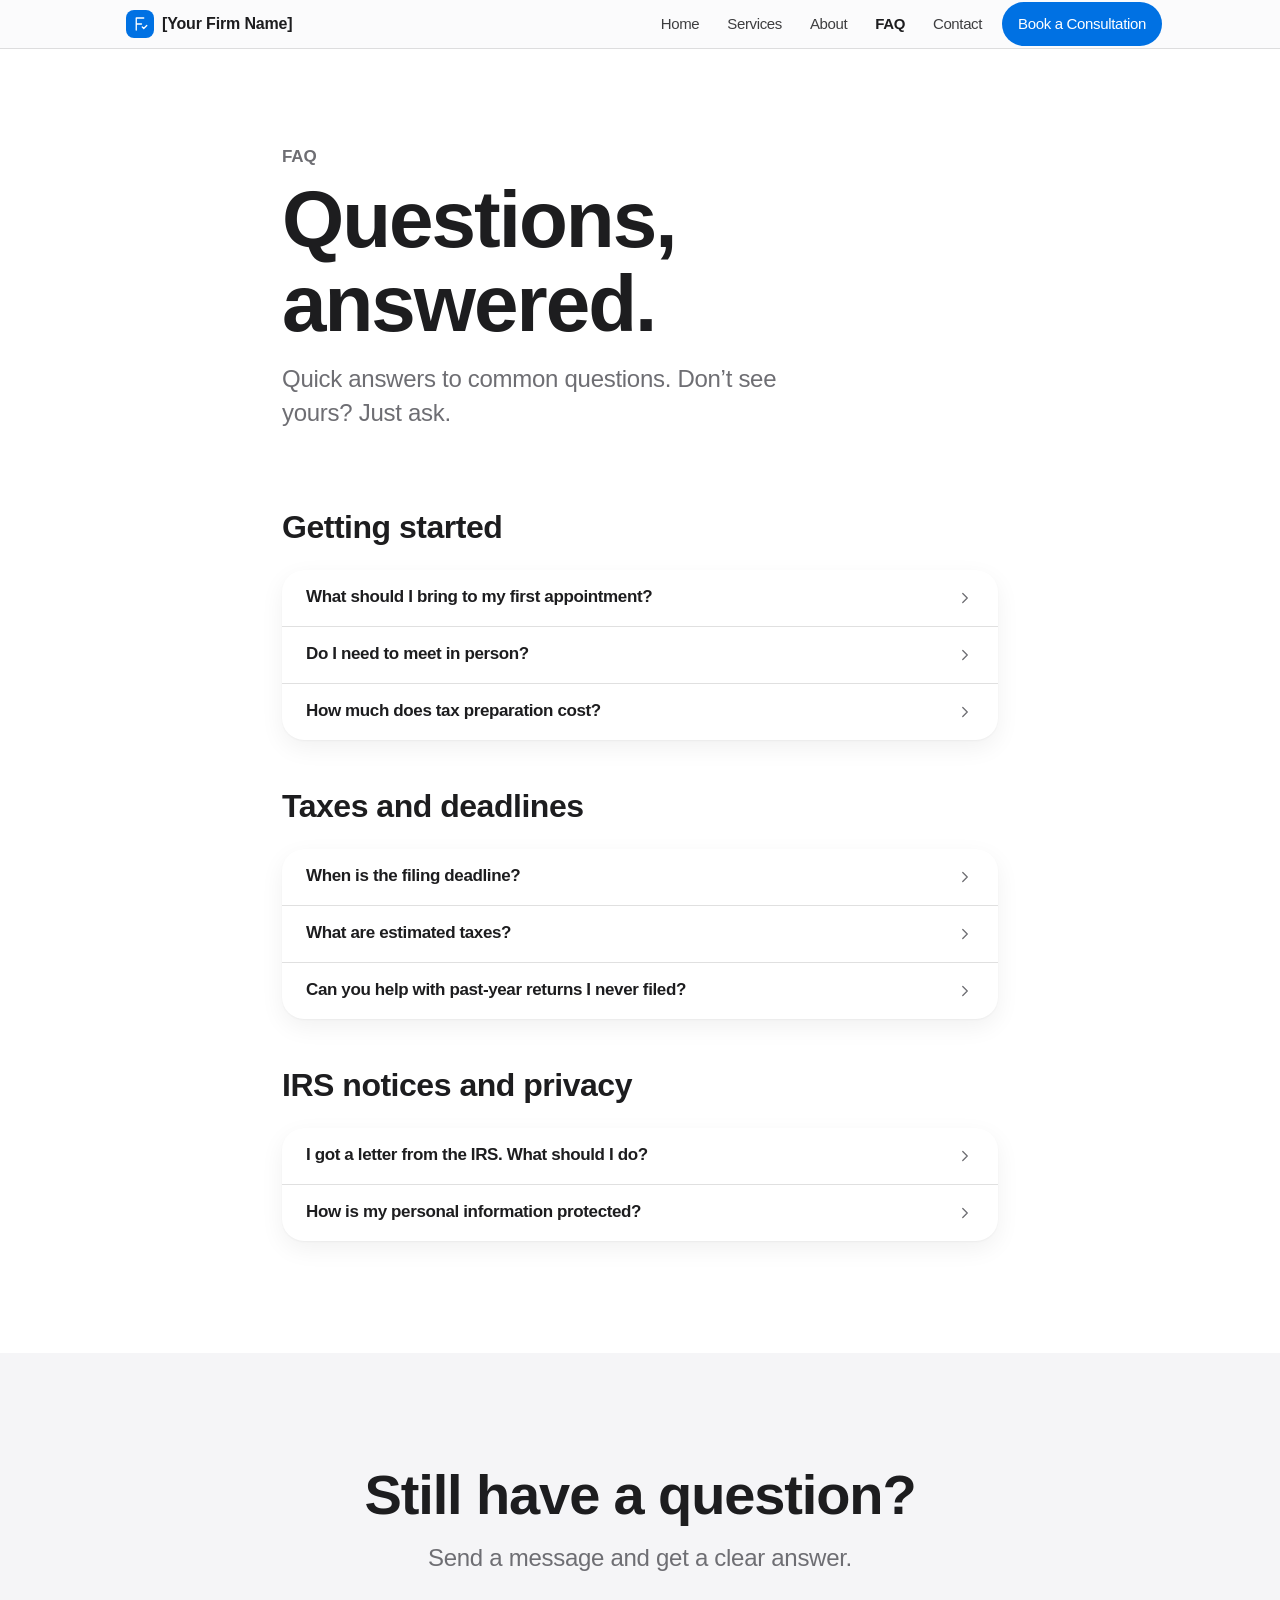
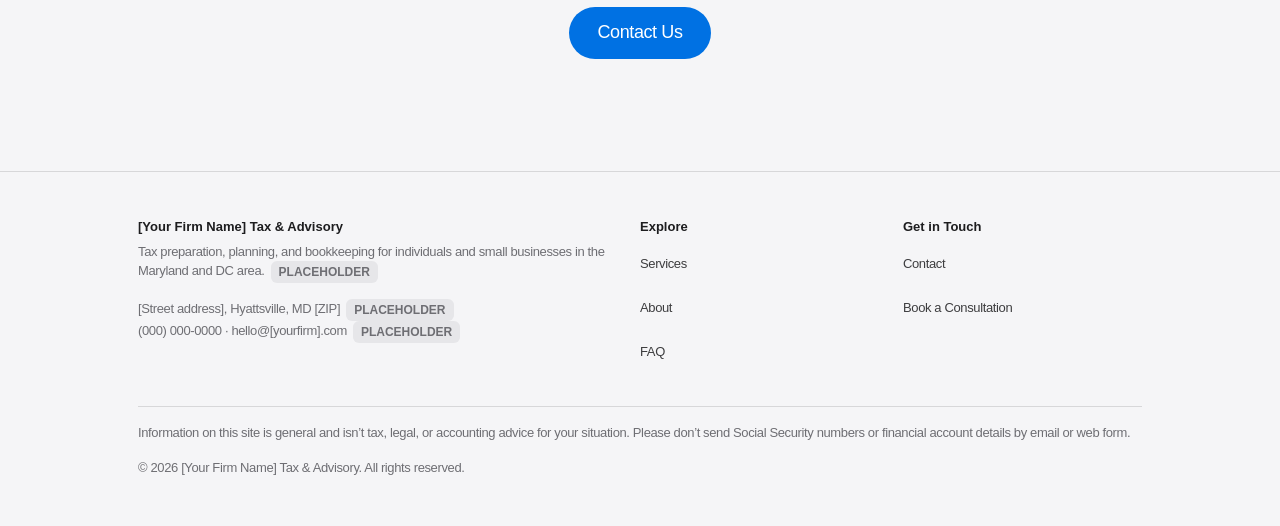
<file: faq.html>
<!doctype html>
<html lang="en">
<head>
  <meta charset="utf-8">
  <meta name="viewport" content="width=device-width, initial-scale=1, viewport-fit=cover">
  <title>FAQ — [Your Firm Name] Tax &amp; Advisory</title>
  <meta name="description" content="Answers to common questions about tax preparation, deadlines, IRS notices, and privacy.">
  <meta name="color-scheme" content="light dark">
  <meta name="theme-color" content="#fafafc" media="(prefers-color-scheme: light)">
  <meta name="theme-color" content="#161617" media="(prefers-color-scheme: dark)">
  <link rel="icon" href="assets/favicon.svg" type="image/svg+xml">
  <link rel="stylesheet" href="assets/styles.css">
  <script>document.documentElement.classList.add('js')</script>
</head>
<body>
  <a class="skip-link" href="#main">Skip to content</a>

  <header class="nav">
    <nav class="nav__bar" aria-label="Main">
      <a class="brand" href="index.html" aria-label="[Your Firm Name] Tax &amp; Advisory, home">
        <span class="brand__mark"><svg viewBox="0 0 24 24" fill="none" stroke="currentColor" stroke-width="1.75" stroke-linecap="round" stroke-linejoin="round" aria-hidden="true" focusable="false"><path d="M7 4h10M7 4v16M7 12h7"/><path d="M15 16l2 2 4-4" /></svg></span>
        <span class="brand__name">[Your Firm Name]</span>
      </a>
      <button class="menu-btn" type="button" aria-expanded="false" aria-controls="site-menu" aria-label="Open menu">
        <span class="icon-open"><svg viewBox="0 0 24 24" fill="none" stroke="currentColor" stroke-width="1.75" stroke-linecap="round" stroke-linejoin="round" aria-hidden="true" focusable="false"><path d="M4 7h16M4 12h16M4 17h16"/></svg></span>
        <span class="icon-close"><svg viewBox="0 0 24 24" fill="none" stroke="currentColor" stroke-width="1.75" stroke-linecap="round" stroke-linejoin="round" aria-hidden="true" focusable="false"><path d="M6 6l12 12M18 6 6 18"/></svg></span>
      </button>
      <div class="nav__menu" id="site-menu">
        <ul class="nav__links">
          <li><a href="index.html">Home</a></li>
          <li><a href="services.html">Services</a></li>
          <li><a href="about.html">About</a></li>
          <li><a href="faq.html" aria-current="page">FAQ</a></li>
          <li><a href="contact.html">Contact</a></li>
        </ul>
        <div class="nav__cta"><a class="btn btn--primary btn--sm" href="contact.html">Book a Consultation</a></div>
      </div>
    </nav>
  </header>

  <main id="main" tabindex="-1">
    <section class="page-hero" aria-labelledby="page-title">
      <div class="wrap wrap--narrow">
        <p class="eyebrow">FAQ</p>
        <h1 id="page-title" class="large-title">Questions, answered.</h1>
        <p class="lede">Quick answers to common questions. Don’t see yours? Just ask.</p>
      </div>
    </section>
    <section class="section" style="padding-top:1rem" aria-label="Frequently asked questions">
      <div class="wrap wrap--narrow">
        <div class="faq-group">
          <h2 class="title-2" id="faq-g0">Getting started</h2>
          <div class="faq" role="group" aria-labelledby="faq-g0">
            <details>
              <summary>What should I bring to my first appointment?<svg viewBox="0 0 24 24" fill="none" stroke="currentColor" stroke-width="1.75" stroke-linecap="round" stroke-linejoin="round" aria-hidden="true" focusable="false" class="chev"><path d="m9 6 6 6-6 6"/></svg></summary>
              <div class="answer"><p>Last year’s tax return, a photo ID, and any tax forms you’ve received this year — like W-2s, 1099s, and 1098s. After booking, you’ll get a personalized checklist.</p></div>
            </details>
            <details>
              <summary>Do I need to meet in person?<svg viewBox="0 0 24 24" fill="none" stroke="currentColor" stroke-width="1.75" stroke-linecap="round" stroke-linejoin="round" aria-hidden="true" focusable="false" class="chev"><path d="m9 6 6 6-6 6"/></svg></summary>
              <div class="answer"><p>No. Meetings can be in person in the Hyattsville area or online by video. Documents are shared through a secure portal either way.<span class="ph-tag">Confirm</span></p></div>
            </details>
            <details>
              <summary>How much does tax preparation cost?<svg viewBox="0 0 24 24" fill="none" stroke="currentColor" stroke-width="1.75" stroke-linecap="round" stroke-linejoin="round" aria-hidden="true" focusable="false" class="chev"><path d="m9 6 6 6-6 6"/></svg></summary>
              <div class="answer"><p>It depends on how complex your return is. You’ll get a clear quote before any work begins.<span class="ph-tag">Add pricing</span></p></div>
            </details>
          </div>
        </div>
        <div class="faq-group">
          <h2 class="title-2" id="faq-g1">Taxes and deadlines</h2>
          <div class="faq" role="group" aria-labelledby="faq-g1">
            <details>
              <summary>When is the filing deadline?<svg viewBox="0 0 24 24" fill="none" stroke="currentColor" stroke-width="1.75" stroke-linecap="round" stroke-linejoin="round" aria-hidden="true" focusable="false" class="chev"><path d="m9 6 6 6-6 6"/></svg></summary>
              <div class="answer"><p>For most individuals, federal returns are due April 15. If that date falls on a weekend or holiday, it moves to the next business day. An extension gives you more time to file, but not more time to pay.</p></div>
            </details>
            <details>
              <summary>What are estimated taxes?<svg viewBox="0 0 24 24" fill="none" stroke="currentColor" stroke-width="1.75" stroke-linecap="round" stroke-linejoin="round" aria-hidden="true" focusable="false" class="chev"><path d="m9 6 6 6-6 6"/></svg></summary>
              <div class="answer"><p>If you earn income that doesn’t have tax withheld — like self-employment or rental income — the IRS expects payments during the year, usually four times. Paying on time helps avoid penalties.</p></div>
            </details>
            <details>
              <summary>Can you help with past-year returns I never filed?<svg viewBox="0 0 24 24" fill="none" stroke="currentColor" stroke-width="1.75" stroke-linecap="round" stroke-linejoin="round" aria-hidden="true" focusable="false" class="chev"><path d="m9 6 6 6-6 6"/></svg></summary>
              <div class="answer"><p>Yes. Prior-year returns can be prepared and filed, and a plan can be made to handle any balance owed.</p></div>
            </details>
          </div>
        </div>
        <div class="faq-group">
          <h2 class="title-2" id="faq-g2">IRS notices and privacy</h2>
          <div class="faq" role="group" aria-labelledby="faq-g2">
            <details>
              <summary>I got a letter from the IRS. What should I do?<svg viewBox="0 0 24 24" fill="none" stroke="currentColor" stroke-width="1.75" stroke-linecap="round" stroke-linejoin="round" aria-hidden="true" focusable="false" class="chev"><path d="m9 6 6 6-6 6"/></svg></summary>
              <div class="answer"><p>Don’t ignore it, and don’t panic. Most notices ask for a simple correction or more information. Check the response date on the letter, then reach out so it can be reviewed with you.</p></div>
            </details>
            <details>
              <summary>How is my personal information protected?<svg viewBox="0 0 24 24" fill="none" stroke="currentColor" stroke-width="1.75" stroke-linecap="round" stroke-linejoin="round" aria-hidden="true" focusable="false" class="chev"><path d="m9 6 6 6-6 6"/></svg></summary>
              <div class="answer"><p>Sensitive documents are exchanged only through a secure, encrypted portal. Please don’t send Social Security numbers or account numbers by email or through the contact form on this site.</p></div>
            </details>
          </div>
        </div>
      </div>
    </section>
    <section class="section section--alt cta" aria-labelledby="cta-title">
      <div class="wrap">
        <h2 id="cta-title" class="title-1">Still have a question?</h2>
        <p class="lede">Send a message and get a clear answer.</p>
        <div class="btn-row btn-row--stack"><a class="btn btn--primary btn--lg" href="contact.html">Contact Us</a></div>
      </div>
    </section>
  </main>

  <footer class="footer">
    <div class="wrap">
      <div class="footer__grid">
        <div>
          <h2>[Your Firm Name] Tax &amp; Advisory</h2>
          <p>Tax preparation, planning, and bookkeeping for individuals and small businesses in the Maryland and DC area.<span class="ph-tag">Placeholder</span></p>
          <p>[Street address], Hyattsville, MD [ZIP]<span class="ph-tag">Placeholder</span><br>
             (000) 000-0000 · hello@[yourfirm].com<span class="ph-tag">Placeholder</span></p>
        </div>
        <div>
          <h2>Explore</h2>
          <ul>
            <li><a href="services.html">Services</a></li>
            <li><a href="about.html">About</a></li>
            <li><a href="faq.html">FAQ</a></li>
          </ul>
        </div>
        <div>
          <h2>Get in Touch</h2>
          <ul>
            <li><a href="contact.html">Contact</a></li>
            <li><a href="contact.html#contact-form">Book a Consultation</a></li>
          </ul>
        </div>
      </div>
      <div class="footer__legal">
        <p>Information on this site is general and isn’t tax, legal, or accounting advice for your situation. Please don’t send Social Security numbers or financial account details by email or web form.</p>
        <p>© <span data-year>2026</span> [Your Firm Name] Tax &amp; Advisory. All rights reserved.</p>
      </div>
    </div>
  </footer>

  <script src="assets/main.js" defer></script>
</body>
</html>
</file>
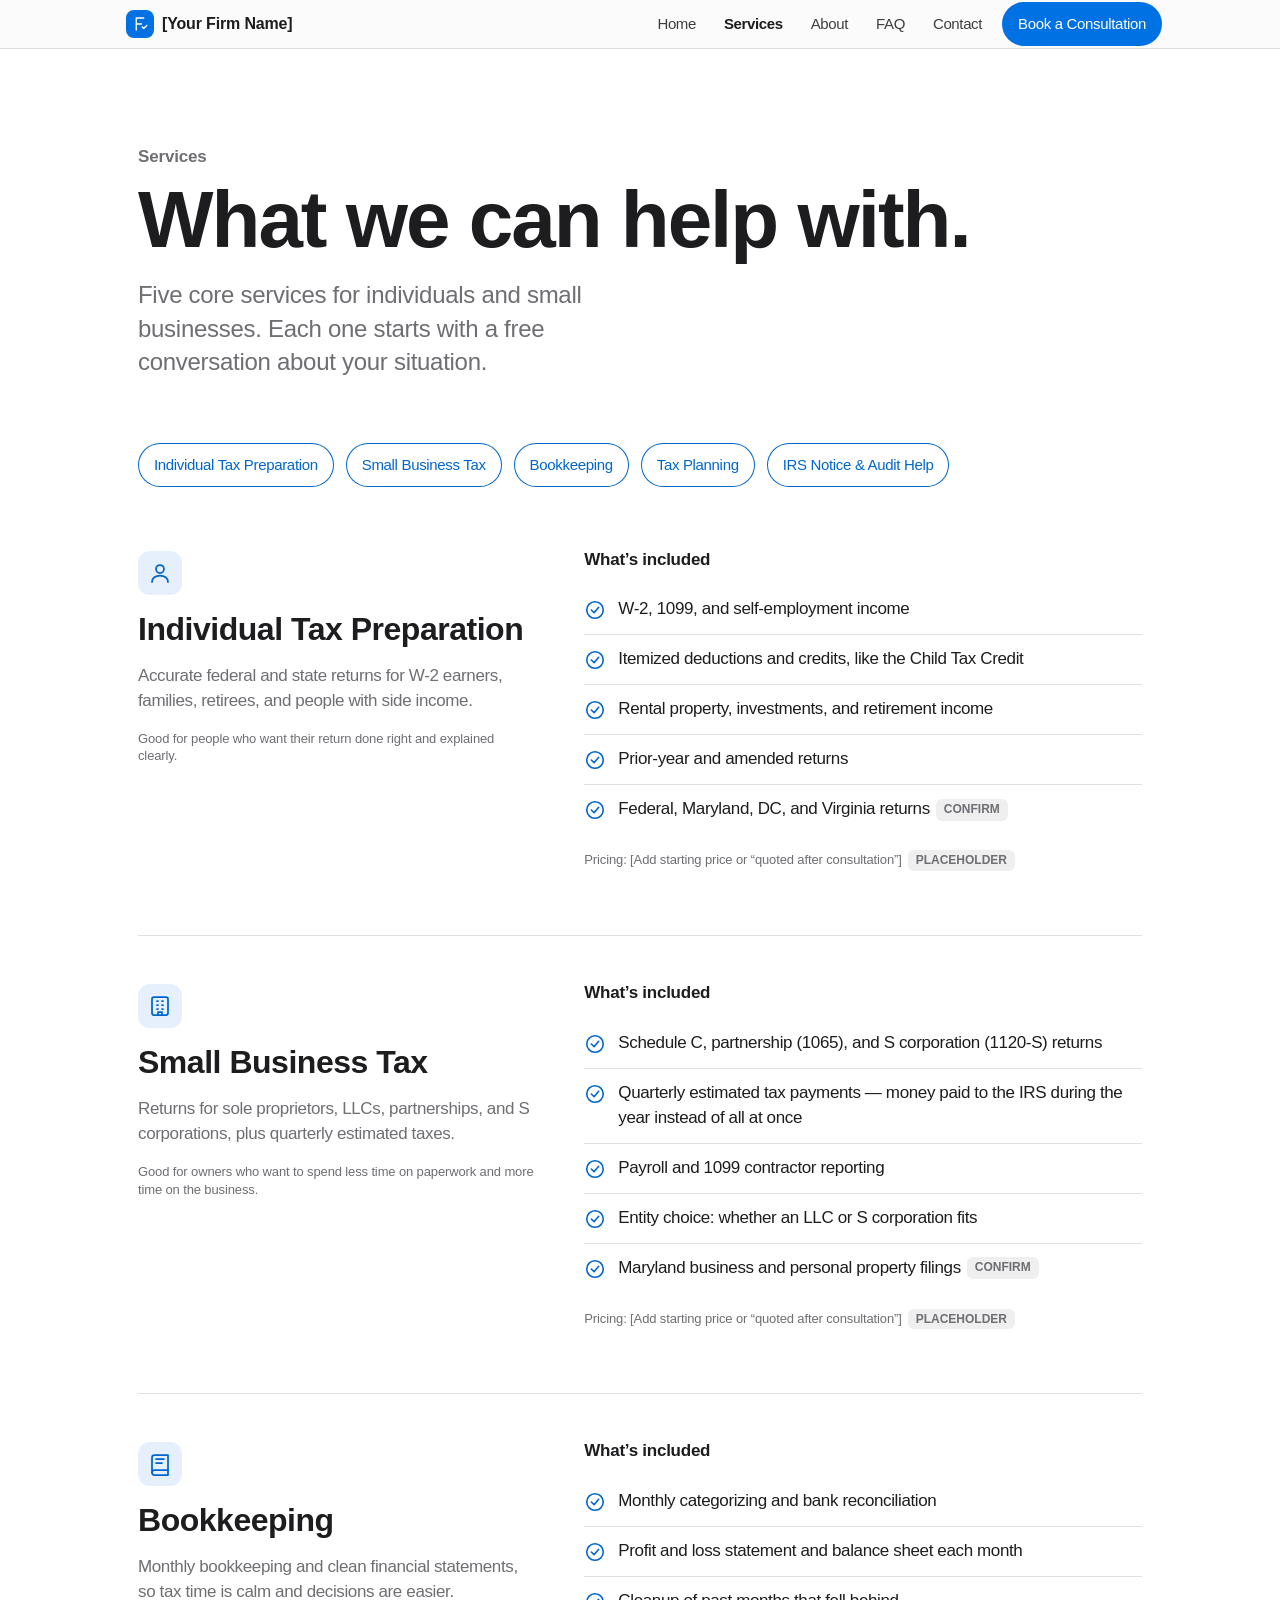
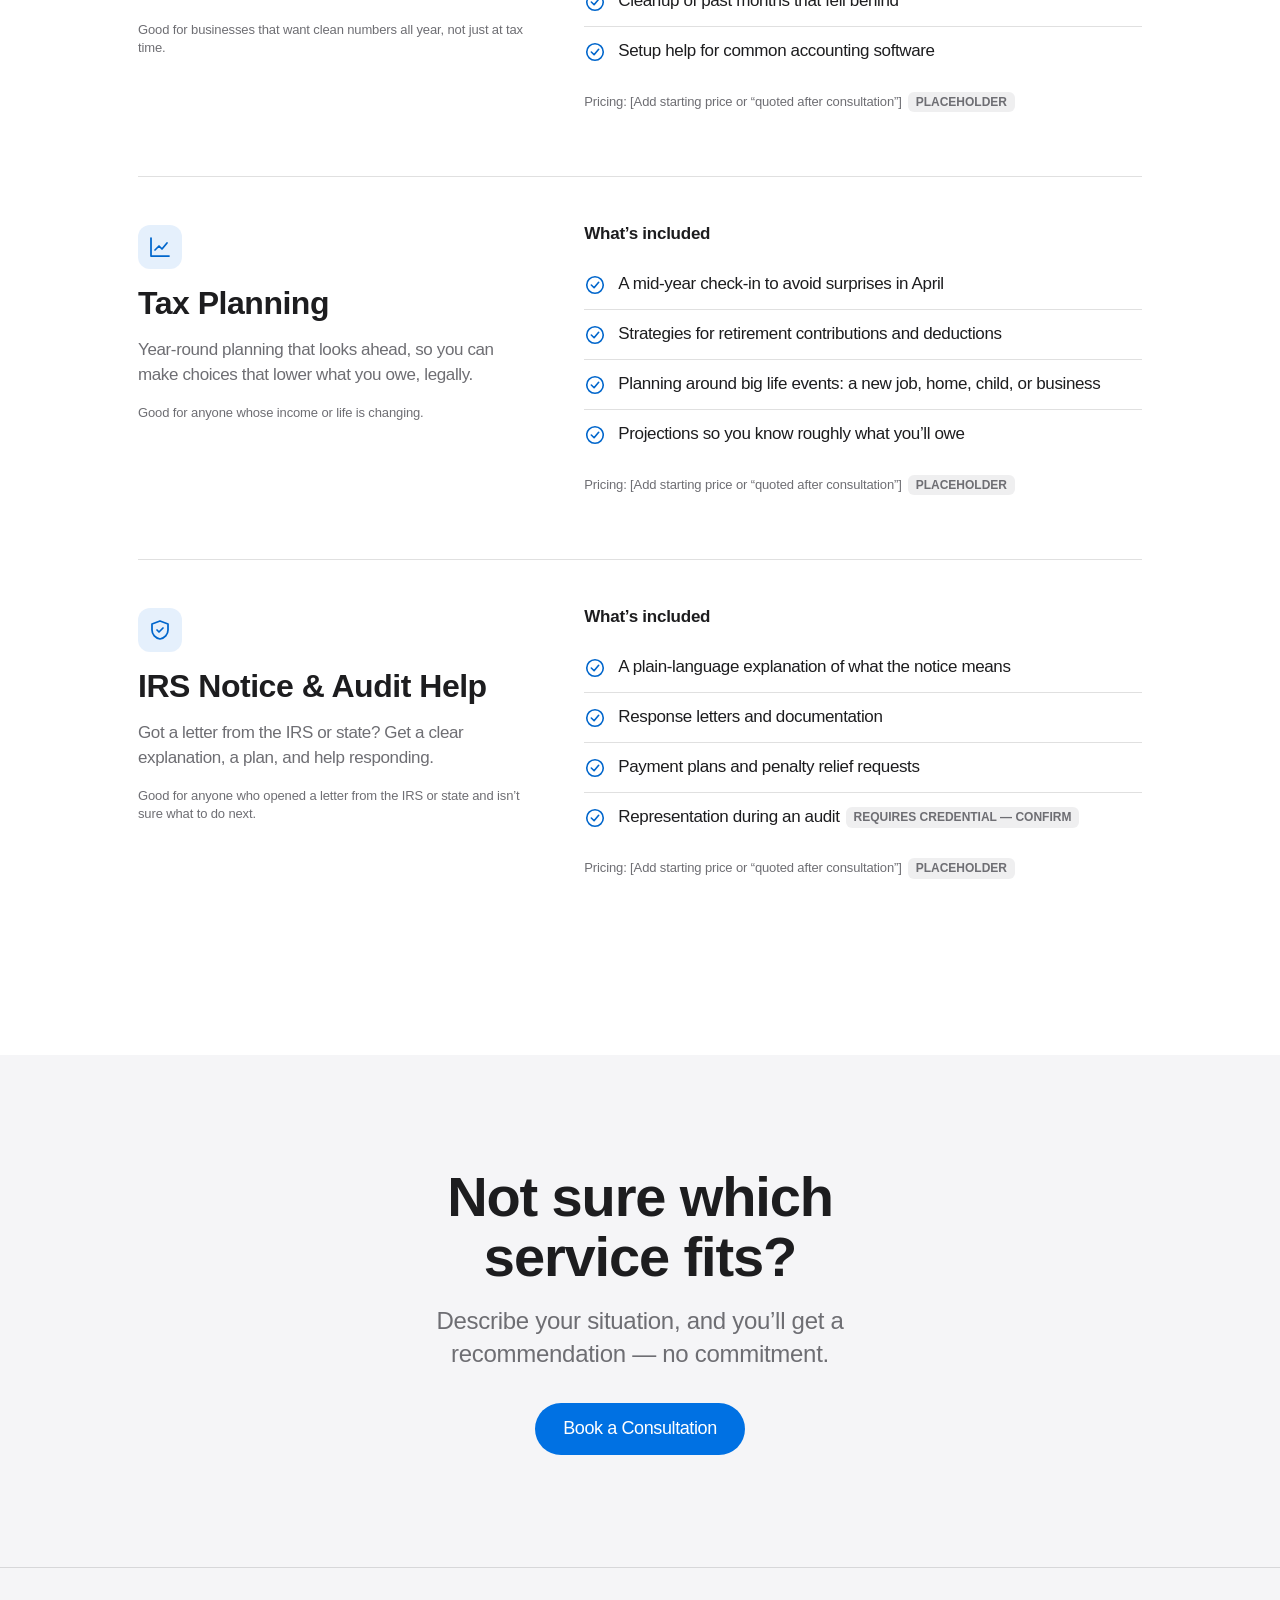
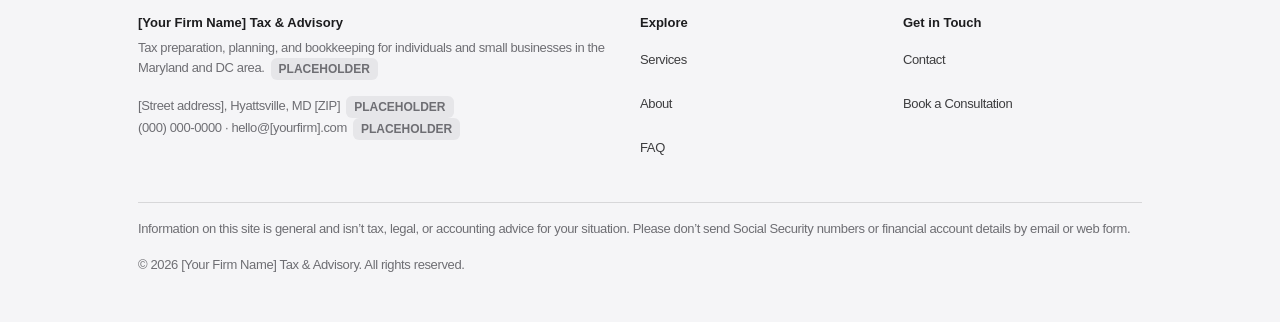
<file: services.html>
<!doctype html>
<html lang="en">
<head>
  <meta charset="utf-8">
  <meta name="viewport" content="width=device-width, initial-scale=1, viewport-fit=cover">
  <title>Services — [Your Firm Name] Tax &amp; Advisory</title>
  <meta name="description" content="Individual tax preparation, small business tax, bookkeeping, tax planning, and IRS notice and audit help.">
  <meta name="color-scheme" content="light dark">
  <meta name="theme-color" content="#fafafc" media="(prefers-color-scheme: light)">
  <meta name="theme-color" content="#161617" media="(prefers-color-scheme: dark)">
  <link rel="icon" href="assets/favicon.svg" type="image/svg+xml">
  <link rel="stylesheet" href="assets/styles.css">
  <script>document.documentElement.classList.add('js')</script>
</head>
<body>
  <a class="skip-link" href="#main">Skip to content</a>

  <header class="nav">
    <nav class="nav__bar" aria-label="Main">
      <a class="brand" href="index.html" aria-label="[Your Firm Name] Tax &amp; Advisory, home">
        <span class="brand__mark"><svg viewBox="0 0 24 24" fill="none" stroke="currentColor" stroke-width="1.75" stroke-linecap="round" stroke-linejoin="round" aria-hidden="true" focusable="false"><path d="M7 4h10M7 4v16M7 12h7"/><path d="M15 16l2 2 4-4" /></svg></span>
        <span class="brand__name">[Your Firm Name]</span>
      </a>
      <button class="menu-btn" type="button" aria-expanded="false" aria-controls="site-menu" aria-label="Open menu">
        <span class="icon-open"><svg viewBox="0 0 24 24" fill="none" stroke="currentColor" stroke-width="1.75" stroke-linecap="round" stroke-linejoin="round" aria-hidden="true" focusable="false"><path d="M4 7h16M4 12h16M4 17h16"/></svg></span>
        <span class="icon-close"><svg viewBox="0 0 24 24" fill="none" stroke="currentColor" stroke-width="1.75" stroke-linecap="round" stroke-linejoin="round" aria-hidden="true" focusable="false"><path d="M6 6l12 12M18 6 6 18"/></svg></span>
      </button>
      <div class="nav__menu" id="site-menu">
        <ul class="nav__links">
          <li><a href="index.html">Home</a></li>
          <li><a href="services.html" aria-current="page">Services</a></li>
          <li><a href="about.html">About</a></li>
          <li><a href="faq.html">FAQ</a></li>
          <li><a href="contact.html">Contact</a></li>
        </ul>
        <div class="nav__cta"><a class="btn btn--primary btn--sm" href="contact.html">Book a Consultation</a></div>
      </div>
    </nav>
  </header>

  <main id="main" tabindex="-1">
    <section class="page-hero" aria-labelledby="page-title">
      <div class="wrap">
        <p class="eyebrow">Services</p>
        <h1 id="page-title" class="large-title">What we can help with.</h1>
        <p class="lede">Five core services for individuals and small businesses. Each one starts with a free conversation about your situation.</p>
      </div>
    </section>
    <nav class="wrap" aria-label="Services on this page" style="margin-bottom:2rem">
      <ul class="btn-row" style="list-style:none;padding:0;margin:0">
        <li><a class="btn btn--secondary btn--sm" href="#individual">Individual Tax Preparation</a></li>
        <li><a class="btn btn--secondary btn--sm" href="#business">Small Business Tax</a></li>
        <li><a class="btn btn--secondary btn--sm" href="#bookkeeping">Bookkeeping</a></li>
        <li><a class="btn btn--secondary btn--sm" href="#planning">Tax Planning</a></li>
        <li><a class="btn btn--secondary btn--sm" href="#irs">IRS Notice &amp; Audit Help</a></li>
      </ul>
    </nav>
    <section class="section" style="padding-top:2rem" aria-label="Service details">
      <div class="wrap">
        <article class="service" id="individual" aria-labelledby="individual-title">
          <div class="service__intro">
            <span class="icon"><svg viewBox="0 0 24 24" fill="none" stroke="currentColor" stroke-width="1.75" stroke-linecap="round" stroke-linejoin="round" aria-hidden="true" focusable="false"><circle cx="12" cy="8" r="4"/><path d="M4 21c0-4 3.6-6.5 8-6.5s8 2.5 8 6.5"/></svg></span>
            <h2 id="individual-title" class="title-2">Individual Tax Preparation</h2>
            <p class="secondary">Accurate federal and state returns for W-2 earners, families, retirees, and people with side income.</p>
            <p class="footnote">Good for people who want their return done right and explained clearly.</p>
          </div>
          <div>
            <h3 class="headline">What’s included</h3>
            <ul class="checklist">
              <li><svg viewBox="0 0 24 24" fill="none" stroke="currentColor" stroke-width="1.75" stroke-linecap="round" stroke-linejoin="round" aria-hidden="true" focusable="false"><circle cx="12" cy="12" r="9"/><path d="m8 12 3 3 5-6"/></svg><span>W-2, 1099, and self-employment income</span></li>
              <li><svg viewBox="0 0 24 24" fill="none" stroke="currentColor" stroke-width="1.75" stroke-linecap="round" stroke-linejoin="round" aria-hidden="true" focusable="false"><circle cx="12" cy="12" r="9"/><path d="m8 12 3 3 5-6"/></svg><span>Itemized deductions and credits, like the Child Tax Credit</span></li>
              <li><svg viewBox="0 0 24 24" fill="none" stroke="currentColor" stroke-width="1.75" stroke-linecap="round" stroke-linejoin="round" aria-hidden="true" focusable="false"><circle cx="12" cy="12" r="9"/><path d="m8 12 3 3 5-6"/></svg><span>Rental property, investments, and retirement income</span></li>
              <li><svg viewBox="0 0 24 24" fill="none" stroke="currentColor" stroke-width="1.75" stroke-linecap="round" stroke-linejoin="round" aria-hidden="true" focusable="false"><circle cx="12" cy="12" r="9"/><path d="m8 12 3 3 5-6"/></svg><span>Prior-year and amended returns</span></li>
              <li><svg viewBox="0 0 24 24" fill="none" stroke="currentColor" stroke-width="1.75" stroke-linecap="round" stroke-linejoin="round" aria-hidden="true" focusable="false"><circle cx="12" cy="12" r="9"/><path d="m8 12 3 3 5-6"/></svg><span>Federal, Maryland, DC, and Virginia returns<span class="ph-tag">Confirm</span></span></li>
            </ul>
            <p class="footnote" style="margin-top:1rem">Pricing: [Add starting price or “quoted after consultation”]<span class="ph-tag">Placeholder</span></p>
          </div>
        </article>
        <article class="service" id="business" aria-labelledby="business-title">
          <div class="service__intro">
            <span class="icon"><svg viewBox="0 0 24 24" fill="none" stroke="currentColor" stroke-width="1.75" stroke-linecap="round" stroke-linejoin="round" aria-hidden="true" focusable="false"><rect x="4" y="3" width="16" height="18" rx="2"/><path d="M9 7h1M14 7h1M9 11h1M14 11h1M9 15h1M14 15h1M10 21v-3h4v3"/></svg></span>
            <h2 id="business-title" class="title-2">Small Business Tax</h2>
            <p class="secondary">Returns for sole proprietors, LLCs, partnerships, and S corporations, plus quarterly estimated taxes.</p>
            <p class="footnote">Good for owners who want to spend less time on paperwork and more time on the business.</p>
          </div>
          <div>
            <h3 class="headline">What’s included</h3>
            <ul class="checklist">
              <li><svg viewBox="0 0 24 24" fill="none" stroke="currentColor" stroke-width="1.75" stroke-linecap="round" stroke-linejoin="round" aria-hidden="true" focusable="false"><circle cx="12" cy="12" r="9"/><path d="m8 12 3 3 5-6"/></svg><span>Schedule C, partnership (1065), and S corporation (1120-S) returns</span></li>
              <li><svg viewBox="0 0 24 24" fill="none" stroke="currentColor" stroke-width="1.75" stroke-linecap="round" stroke-linejoin="round" aria-hidden="true" focusable="false"><circle cx="12" cy="12" r="9"/><path d="m8 12 3 3 5-6"/></svg><span>Quarterly estimated tax payments — money paid to the IRS during the year instead of all at once</span></li>
              <li><svg viewBox="0 0 24 24" fill="none" stroke="currentColor" stroke-width="1.75" stroke-linecap="round" stroke-linejoin="round" aria-hidden="true" focusable="false"><circle cx="12" cy="12" r="9"/><path d="m8 12 3 3 5-6"/></svg><span>Payroll and 1099 contractor reporting</span></li>
              <li><svg viewBox="0 0 24 24" fill="none" stroke="currentColor" stroke-width="1.75" stroke-linecap="round" stroke-linejoin="round" aria-hidden="true" focusable="false"><circle cx="12" cy="12" r="9"/><path d="m8 12 3 3 5-6"/></svg><span>Entity choice: whether an LLC or S corporation fits</span></li>
              <li><svg viewBox="0 0 24 24" fill="none" stroke="currentColor" stroke-width="1.75" stroke-linecap="round" stroke-linejoin="round" aria-hidden="true" focusable="false"><circle cx="12" cy="12" r="9"/><path d="m8 12 3 3 5-6"/></svg><span>Maryland business and personal property filings<span class="ph-tag">Confirm</span></span></li>
            </ul>
            <p class="footnote" style="margin-top:1rem">Pricing: [Add starting price or “quoted after consultation”]<span class="ph-tag">Placeholder</span></p>
          </div>
        </article>
        <article class="service" id="bookkeeping" aria-labelledby="bookkeeping-title">
          <div class="service__intro">
            <span class="icon"><svg viewBox="0 0 24 24" fill="none" stroke="currentColor" stroke-width="1.75" stroke-linecap="round" stroke-linejoin="round" aria-hidden="true" focusable="false"><path d="M4 5.5A2.5 2.5 0 0 1 6.5 3H20v15H6.5A2.5 2.5 0 0 0 4 20.5z"/><path d="M4 20.5A2.5 2.5 0 0 0 6.5 23H20v-5"/><path d="M8 7h8M8 11h6"/></svg></span>
            <h2 id="bookkeeping-title" class="title-2">Bookkeeping</h2>
            <p class="secondary">Monthly bookkeeping and clean financial statements, so tax time is calm and decisions are easier.</p>
            <p class="footnote">Good for businesses that want clean numbers all year, not just at tax time.</p>
          </div>
          <div>
            <h3 class="headline">What’s included</h3>
            <ul class="checklist">
              <li><svg viewBox="0 0 24 24" fill="none" stroke="currentColor" stroke-width="1.75" stroke-linecap="round" stroke-linejoin="round" aria-hidden="true" focusable="false"><circle cx="12" cy="12" r="9"/><path d="m8 12 3 3 5-6"/></svg><span>Monthly categorizing and bank reconciliation</span></li>
              <li><svg viewBox="0 0 24 24" fill="none" stroke="currentColor" stroke-width="1.75" stroke-linecap="round" stroke-linejoin="round" aria-hidden="true" focusable="false"><circle cx="12" cy="12" r="9"/><path d="m8 12 3 3 5-6"/></svg><span>Profit and loss statement and balance sheet each month</span></li>
              <li><svg viewBox="0 0 24 24" fill="none" stroke="currentColor" stroke-width="1.75" stroke-linecap="round" stroke-linejoin="round" aria-hidden="true" focusable="false"><circle cx="12" cy="12" r="9"/><path d="m8 12 3 3 5-6"/></svg><span>Cleanup of past months that fell behind</span></li>
              <li><svg viewBox="0 0 24 24" fill="none" stroke="currentColor" stroke-width="1.75" stroke-linecap="round" stroke-linejoin="round" aria-hidden="true" focusable="false"><circle cx="12" cy="12" r="9"/><path d="m8 12 3 3 5-6"/></svg><span>Setup help for common accounting software</span></li>
            </ul>
            <p class="footnote" style="margin-top:1rem">Pricing: [Add starting price or “quoted after consultation”]<span class="ph-tag">Placeholder</span></p>
          </div>
        </article>
        <article class="service" id="planning" aria-labelledby="planning-title">
          <div class="service__intro">
            <span class="icon"><svg viewBox="0 0 24 24" fill="none" stroke="currentColor" stroke-width="1.75" stroke-linecap="round" stroke-linejoin="round" aria-hidden="true" focusable="false"><path d="M3 3v18h18"/><path d="m7 15 4-4 3 3 5-6"/></svg></span>
            <h2 id="planning-title" class="title-2">Tax Planning</h2>
            <p class="secondary">Year-round planning that looks ahead, so you can make choices that lower what you owe, legally.</p>
            <p class="footnote">Good for anyone whose income or life is changing.</p>
          </div>
          <div>
            <h3 class="headline">What’s included</h3>
            <ul class="checklist">
              <li><svg viewBox="0 0 24 24" fill="none" stroke="currentColor" stroke-width="1.75" stroke-linecap="round" stroke-linejoin="round" aria-hidden="true" focusable="false"><circle cx="12" cy="12" r="9"/><path d="m8 12 3 3 5-6"/></svg><span>A mid-year check-in to avoid surprises in April</span></li>
              <li><svg viewBox="0 0 24 24" fill="none" stroke="currentColor" stroke-width="1.75" stroke-linecap="round" stroke-linejoin="round" aria-hidden="true" focusable="false"><circle cx="12" cy="12" r="9"/><path d="m8 12 3 3 5-6"/></svg><span>Strategies for retirement contributions and deductions</span></li>
              <li><svg viewBox="0 0 24 24" fill="none" stroke="currentColor" stroke-width="1.75" stroke-linecap="round" stroke-linejoin="round" aria-hidden="true" focusable="false"><circle cx="12" cy="12" r="9"/><path d="m8 12 3 3 5-6"/></svg><span>Planning around big life events: a new job, home, child, or business</span></li>
              <li><svg viewBox="0 0 24 24" fill="none" stroke="currentColor" stroke-width="1.75" stroke-linecap="round" stroke-linejoin="round" aria-hidden="true" focusable="false"><circle cx="12" cy="12" r="9"/><path d="m8 12 3 3 5-6"/></svg><span>Projections so you know roughly what you’ll owe</span></li>
            </ul>
            <p class="footnote" style="margin-top:1rem">Pricing: [Add starting price or “quoted after consultation”]<span class="ph-tag">Placeholder</span></p>
          </div>
        </article>
        <article class="service" id="irs" aria-labelledby="irs-title">
          <div class="service__intro">
            <span class="icon"><svg viewBox="0 0 24 24" fill="none" stroke="currentColor" stroke-width="1.75" stroke-linecap="round" stroke-linejoin="round" aria-hidden="true" focusable="false"><path d="M12 3 4 6v6c0 4.5 3.4 8.2 8 9 4.6-.8 8-4.5 8-9V6z"/><path d="m9 12 2 2 4-4"/></svg></span>
            <h2 id="irs-title" class="title-2">IRS Notice &amp; Audit Help</h2>
            <p class="secondary">Got a letter from the IRS or state? Get a clear explanation, a plan, and help responding.</p>
            <p class="footnote">Good for anyone who opened a letter from the IRS or state and isn’t sure what to do next.</p>
          </div>
          <div>
            <h3 class="headline">What’s included</h3>
            <ul class="checklist">
              <li><svg viewBox="0 0 24 24" fill="none" stroke="currentColor" stroke-width="1.75" stroke-linecap="round" stroke-linejoin="round" aria-hidden="true" focusable="false"><circle cx="12" cy="12" r="9"/><path d="m8 12 3 3 5-6"/></svg><span>A plain-language explanation of what the notice means</span></li>
              <li><svg viewBox="0 0 24 24" fill="none" stroke="currentColor" stroke-width="1.75" stroke-linecap="round" stroke-linejoin="round" aria-hidden="true" focusable="false"><circle cx="12" cy="12" r="9"/><path d="m8 12 3 3 5-6"/></svg><span>Response letters and documentation</span></li>
              <li><svg viewBox="0 0 24 24" fill="none" stroke="currentColor" stroke-width="1.75" stroke-linecap="round" stroke-linejoin="round" aria-hidden="true" focusable="false"><circle cx="12" cy="12" r="9"/><path d="m8 12 3 3 5-6"/></svg><span>Payment plans and penalty relief requests</span></li>
              <li><svg viewBox="0 0 24 24" fill="none" stroke="currentColor" stroke-width="1.75" stroke-linecap="round" stroke-linejoin="round" aria-hidden="true" focusable="false"><circle cx="12" cy="12" r="9"/><path d="m8 12 3 3 5-6"/></svg><span>Representation during an audit<span class="ph-tag">Requires credential — confirm</span></span></li>
            </ul>
            <p class="footnote" style="margin-top:1rem">Pricing: [Add starting price or “quoted after consultation”]<span class="ph-tag">Placeholder</span></p>
          </div>
        </article>
      </div>
    </section>
    <section class="section section--alt cta" aria-labelledby="cta-title">
      <div class="wrap">
        <h2 id="cta-title" class="title-1">Not sure which service fits?</h2>
        <p class="lede">Describe your situation, and you’ll get a recommendation — no commitment.</p>
        <div class="btn-row btn-row--stack"><a class="btn btn--primary btn--lg" href="contact.html">Book a Consultation</a></div>
      </div>
    </section>
  </main>

  <footer class="footer">
    <div class="wrap">
      <div class="footer__grid">
        <div>
          <h2>[Your Firm Name] Tax &amp; Advisory</h2>
          <p>Tax preparation, planning, and bookkeeping for individuals and small businesses in the Maryland and DC area.<span class="ph-tag">Placeholder</span></p>
          <p>[Street address], Hyattsville, MD [ZIP]<span class="ph-tag">Placeholder</span><br>
             (000) 000-0000 · hello@[yourfirm].com<span class="ph-tag">Placeholder</span></p>
        </div>
        <div>
          <h2>Explore</h2>
          <ul>
            <li><a href="services.html">Services</a></li>
            <li><a href="about.html">About</a></li>
            <li><a href="faq.html">FAQ</a></li>
          </ul>
        </div>
        <div>
          <h2>Get in Touch</h2>
          <ul>
            <li><a href="contact.html">Contact</a></li>
            <li><a href="contact.html#contact-form">Book a Consultation</a></li>
          </ul>
        </div>
      </div>
      <div class="footer__legal">
        <p>Information on this site is general and isn’t tax, legal, or accounting advice for your situation. Please don’t send Social Security numbers or financial account details by email or web form.</p>
        <p>© <span data-year>2026</span> [Your Firm Name] Tax &amp; Advisory. All rights reserved.</p>
      </div>
    </div>
  </footer>

  <script src="assets/main.js" defer></script>
</body>
</html>
</file>
<file: assets/styles.css>
/* [Your Firm Name] Tax & Advisory — styles
   Built against Apple Human Interface Guidelines (see hig-notes.md). */

/* ---------- Semantic color tokens (HIG: Color, Dark Mode) ---------- */
:root {
  color-scheme: light dark;
  --bg: #ffffff;
  --bg-secondary: #f5f5f7;
  --bg-elevated: #ffffff;
  --label: #1d1d1f;
  --secondary-label: #6e6e73;
  --separator: rgba(0, 0, 0, 0.12);
  --fill: rgba(120, 120, 128, 0.12);
  --accent: #0071e3;          /* filled button background (white text 4.6:1) */
  --accent-pressed: #0062c4;
  --link: #0066cc;            /* text-colored accent (5.6:1 on white) */
  --on-accent: #ffffff;
  --danger: #c4001a;
  --success: #1a7f37;
  --material: rgba(250, 250, 252, 0.8);
  --material-solid: #fafafc;
  --card-shadow: 0 1px 2px rgba(0,0,0,.04), 0 8px 24px rgba(0,0,0,.06);
  --focus: 0 0 0 3px rgba(0, 113, 227, 0.6);

  --font: -apple-system, BlinkMacSystemFont, "SF Pro Text", "SF Pro Display", "Helvetica Neue", Helvetica, Arial, sans-serif;

  /* spacing (8pt grid) */
  --s1: .5rem; --s2: 1rem; --s3: 1.5rem; --s4: 2rem; --s5: 3rem; --s6: 4rem;
  --margin: max(20px, env(safe-area-inset-left));
  --section-pad: 4rem;
  --radius-lg: 22px;
  --radius-md: 14px;
  --nav-h: 48px;
}

@media (prefers-color-scheme: dark) {
  :root {
    --bg: #000000;
    --bg-secondary: #161617;
    --bg-elevated: #1c1c1e;
    --label: #f5f5f7;
    --secondary-label: #a1a1a6;
    --separator: rgba(255, 255, 255, 0.16);
    --fill: rgba(120, 120, 128, 0.24);
    --accent: #0071e3;
    --accent-pressed: #0077ed;
    --link: #2997ff;
    --danger: #ff6961;
    --success: #4cd964;
    --material: rgba(22, 22, 23, 0.8);
    --material-solid: #161617;
    --card-shadow: none;
    --focus: 0 0 0 3px rgba(41, 151, 255, 0.7);
  }
}

@media (prefers-contrast: more) {
  :root { --separator: rgba(0,0,0,.4); --secondary-label: #4a4a4f; --material: var(--material-solid); }
}
@media (prefers-contrast: more) and (prefers-color-scheme: dark) {
  :root { --separator: rgba(255,255,255,.45); --secondary-label: #d1d1d6; }
}

/* ---------- Base ---------- */
*, *::before, *::after { box-sizing: border-box; }
html {
  -webkit-text-size-adjust: 100%;
  text-size-adjust: 100%;
  scroll-behavior: smooth;
  scroll-padding-top: calc(var(--nav-h) + 16px);
}
body {
  margin: 0;
  font-family: var(--font);
  font-size: 1.0625rem;          /* 17px — iOS Body */
  line-height: 1.47;
  letter-spacing: -0.022em;
  color: var(--label);
  background: var(--bg);
  -webkit-font-smoothing: antialiased;
  overflow-x: hidden;
}
img, svg { max-width: 100%; display: block; }
h1, h2, h3, h4 { margin: 0 0 var(--s2); line-height: 1.1; font-weight: 600; letter-spacing: -0.015em; }
p { margin: 0 0 var(--s2); }
a { color: var(--link); text-decoration: none; }
a:hover { text-decoration: underline; }
.prose a, p a { text-decoration: underline; text-underline-offset: 2px; } /* not color alone */
:focus-visible { outline: none; box-shadow: var(--focus); border-radius: 8px; }
strong { font-weight: 600; }

.visually-hidden {
  position: absolute !important; width: 1px; height: 1px; padding: 0; margin: -1px;
  overflow: hidden; clip: rect(0 0 0 0); white-space: nowrap; border: 0;
}
.skip-link {
  position: absolute; inset-inline-start: 12px; top: -100px; z-index: 100;
  background: var(--accent); color: var(--on-accent); padding: 12px 16px; border-radius: 12px;
  min-height: 44px; display: inline-flex; align-items: center; font-weight: 600;
}
.skip-link:focus { top: 12px; text-decoration: none; }

/* ---------- Type scale (iOS text styles → web) ---------- */
.eyebrow { font-size: 1.0625rem; font-weight: 600; color: var(--secondary-label); margin-bottom: var(--s1); letter-spacing: -0.01em; }
.large-title { font-size: clamp(2.5rem, 9vw, 5rem); font-weight: 700; line-height: 1.05; letter-spacing: -0.025em; }
.title-1 { font-size: clamp(2rem, 5.5vw, 3.5rem); font-weight: 700; line-height: 1.08; letter-spacing: -0.02em; }
.title-2 { font-size: clamp(1.5rem, 3.2vw, 2rem); font-weight: 600; line-height: 1.15; }
.title-3 { font-size: 1.25rem; font-weight: 600; line-height: 1.25; letter-spacing: -0.01em; }
.headline { font-size: 1.0625rem; font-weight: 600; }
.lede { font-size: clamp(1.1875rem, 2.4vw, 1.5rem); line-height: 1.4; color: var(--secondary-label); font-weight: 400; letter-spacing: -0.012em; }
.footnote { font-size: .8125rem; line-height: 1.38; color: var(--secondary-label); letter-spacing: -0.01em; }
.secondary { color: var(--secondary-label); }

/* ---------- Layout ---------- */
.wrap { width: 100%; max-width: 1068px; margin-inline: auto; padding-inline: var(--margin); }
.wrap--narrow { max-width: 780px; }
.section { padding-block: var(--section-pad); }
.section--alt { background: var(--bg-secondary); }
.section-head { max-width: 720px; margin-bottom: var(--s5); }
.center { text-align: center; margin-inline: auto; }

.grid { display: grid; gap: var(--s2); grid-template-columns: 1fr; }
@media (min-width: 735px) {
  :root { --section-pad: 5.5rem; --margin: max(32px, env(safe-area-inset-left)); }
  .grid--2 { grid-template-columns: repeat(2, 1fr); }
  .grid--3 { grid-template-columns: repeat(2, 1fr); }
  .grid { gap: var(--s3); }
}
@media (min-width: 1069px) {
  :root { --section-pad: 7rem; }
  .grid--3 { grid-template-columns: repeat(3, 1fr); }
}

/* ---------- Navigation bar (translucent material) ---------- */
.nav {
  position: sticky; top: 0; z-index: 50;
  background: var(--material-solid);
  border-bottom: 1px solid var(--separator);
  padding-top: env(safe-area-inset-top);
}
@supports ((-webkit-backdrop-filter: blur(1px)) or (backdrop-filter: blur(1px))) {
  .nav {
    background: var(--material);
    -webkit-backdrop-filter: saturate(180%) blur(20px);
    backdrop-filter: saturate(180%) blur(20px);
  }
}
@media (prefers-reduced-transparency: reduce) {
  .nav { background: var(--material-solid); -webkit-backdrop-filter: none; backdrop-filter: none; }
}
.nav__bar {
  display: flex; align-items: center; justify-content: space-between; gap: var(--s2);
  min-height: var(--nav-h);
  max-width: 1068px; margin-inline: auto;
  padding-inline: max(12px, env(safe-area-inset-left)) max(12px, env(safe-area-inset-right));
}
.brand {
  display: inline-flex; align-items: center; gap: 8px; min-height: 44px; padding-inline: 8px;
  color: var(--label); font-weight: 600; font-size: 1rem; letter-spacing: -0.01em; white-space: nowrap;
}
.brand:hover { text-decoration: none; }
.brand__mark {
  width: 28px; height: 28px; border-radius: 8px; background: var(--accent); color: #fff;
  display: grid; place-items: center; flex: none;
}
.brand__mark svg { width: 18px; height: 18px; }
.brand__name { overflow: hidden; text-overflow: ellipsis; }

.nav__menu { display: flex; align-items: center; }
.nav__links { display: flex; align-items: center; gap: 4px; list-style: none; margin: 0; padding: 0; }
.nav__links a {
  display: inline-flex; align-items: center; min-height: 44px; padding-inline: 12px;
  color: var(--label); opacity: .85; font-size: .9375rem; border-radius: 10px;
}
.nav__links a:hover { text-decoration: none; }
@media (hover: hover) { .nav__links a:hover { opacity: 1; background: var(--fill); } .menu-btn:hover { background: var(--fill); } }
.nav__links a[aria-current="page"] { opacity: 1; font-weight: 600; }
.nav__cta { margin-inline-start: 8px; }

.menu-btn {
  display: none; width: 44px; height: 44px; border: 0; background: transparent; color: var(--label);
  border-radius: 12px; cursor: pointer; place-items: center; padding: 0;
}
.menu-btn svg { width: 22px; height: 22px; }
.menu-btn .icon-close { display: none; }
.menu-btn[aria-expanded="true"] .icon-open { display: none; }
.menu-btn[aria-expanded="true"] .icon-close { display: block; }

/* Compact width: collapse into a menu (only when JS is available) */
@media (max-width: 900px) {
  .js .menu-btn { display: grid; }
  .js .nav__menu {
    display: block;
    /* .nav's backdrop-filter makes it the containing block, so anchor to it */
    position: absolute; inset-inline: 0; top: 100%;
    height: calc(100vh - var(--nav-h) - env(safe-area-inset-top));
    height: calc(100dvh - var(--nav-h) - env(safe-area-inset-top));
    overflow-y: auto; overscroll-behavior: contain;
    background: var(--bg);
    padding: var(--s2) var(--margin) calc(var(--s5) + env(safe-area-inset-bottom));
    opacity: 0; visibility: hidden; transform: translateY(-8px);
    transition: opacity .24s ease, transform .24s ease, visibility 0s linear .24s;
  }
  .js .nav--open .nav__menu {
    opacity: 1; visibility: visible; transform: none;
    transition: opacity .24s ease, transform .24s ease, visibility 0s;
  }
  .js .nav__links { flex-direction: column; align-items: stretch; gap: 0; }
  .js .nav__links li { border-bottom: 1px solid var(--separator); }
  .js .nav__links a { min-height: 56px; font-size: 1.5rem; font-weight: 600; opacity: 1; padding-inline: 4px; border-radius: 0; }
  .js .nav__links a:hover { background: none; }
  .js .nav__links a[aria-current="page"] { color: var(--link); }
  .js .nav__cta { margin: var(--s4) 0 0; }
  .js .nav__cta .btn { width: 100%; }
  body.menu-open { overflow: hidden; }
  /* no-JS fallback: links wrap under the brand */
  html:not(.js) .nav__bar { flex-wrap: wrap; }
  html:not(.js) .nav__links { flex-wrap: wrap; }
}

/* ---------- Buttons ---------- */
.btn {
  display: inline-flex; align-items: center; justify-content: center; gap: 8px;
  min-height: 44px; padding: 12px 22px;
  border-radius: 980px; border: 0; cursor: pointer;
  font: inherit; font-size: 1.0625rem; font-weight: 400; letter-spacing: -0.022em; line-height: 1.2;
  text-align: center; text-decoration: none;
  transition: background-color .2s ease, transform .1s ease;
  -webkit-tap-highlight-color: transparent;
}
.btn:hover { text-decoration: none; }
.btn--primary { background: var(--accent); color: var(--on-accent); }
.btn--primary:hover { background: #0077ed; }
.btn--primary:active { background: var(--accent-pressed); transform: scale(.98); }
.btn--secondary { background: transparent; color: var(--link); box-shadow: inset 0 0 0 1px currentColor; }
.btn--secondary:hover { background: var(--fill); }
.btn--secondary:active { transform: scale(.98); }
.btn--sm { min-height: 44px; padding: 8px 16px; font-size: .9375rem; }
.btn--lg { min-height: 52px; padding: 14px 28px; font-size: 1.125rem; }
.btn-row { display: flex; flex-wrap: wrap; gap: 12px; align-items: center; }
@media (max-width: 734px) {
  .btn-row--stack { flex-direction: column; align-items: stretch; }
  .btn-row--stack .btn { width: 100%; }
}
.text-link { display: inline-flex; align-items: center; gap: 4px; min-height: 44px; font-size: 1.0625rem; }
.text-link svg { width: 14px; height: 14px; }

/* ---------- Hero ---------- */
.hero { padding-block: clamp(3.5rem, 10vw, 8rem) clamp(3rem, 8vw, 6rem); text-align: center; }
.hero .large-title { max-width: 14ch; margin-inline: auto; margin-bottom: var(--s3); }
.hero .lede { max-width: 34ch; margin: 0 auto var(--s4); }
.hero .btn-row { justify-content: center; }
.hero__note { margin-top: var(--s3); }
.hero__panel {
  margin: clamp(3rem, 7vw, 5rem) auto 0; max-width: 980px;
  border-radius: var(--radius-lg); background: var(--bg-secondary);
  padding: clamp(1.5rem, 4vw, 3rem);
  display: grid; gap: var(--s2); grid-template-columns: 1fr; text-align: start;
}
@media (min-width: 735px) { .hero__panel { grid-template-columns: repeat(3, 1fr); } }
.stat { display: flex; gap: 12px; align-items: flex-start; }
.stat .icon { flex: none; }

/* page header for inner pages */
.page-hero { padding-block: clamp(3rem, 8vw, 6rem) clamp(1.5rem, 4vw, 3rem); }
.page-hero .lede { max-width: 40ch; }

/* ---------- Icons ---------- */
.icon {
  width: 44px; height: 44px; border-radius: 12px; display: grid; place-items: center;
  background: rgba(0, 113, 227, .1); color: var(--link);
}
.icon svg { width: 24px; height: 24px; }
@media (prefers-color-scheme: dark) { .icon { background: rgba(41, 151, 255, .16); } }

/* ---------- Cards ---------- */
.card {
  background: var(--bg-elevated); border-radius: var(--radius-lg);
  padding: var(--s4) var(--s3); box-shadow: var(--card-shadow);
  display: flex; flex-direction: column; gap: var(--s2);
  border: 1px solid transparent;
}
.section--alt .card { box-shadow: none; }
@media (prefers-color-scheme: dark) { .card { border-color: var(--separator); } }
.card h3 { margin: 0; }
.card p { margin: 0; color: var(--secondary-label); }
.card .text-link { margin-top: auto; }
a.card { color: inherit; text-decoration: none; transition: transform .2s ease, box-shadow .2s ease; }
a.card:hover { transform: translateY(-2px); }

/* ---------- Steps ---------- */
.steps { list-style: none; margin: 0; padding: 0; display: grid; gap: var(--s2); counter-reset: step; }
@media (min-width: 735px) { .steps { grid-template-columns: repeat(2, 1fr); gap: var(--s3); } }
@media (min-width: 1069px) { .steps { grid-template-columns: repeat(4, 1fr); } }
.step { counter-increment: step; background: var(--bg-elevated); border-radius: var(--radius-lg); padding: var(--s4) var(--s3); box-shadow: var(--card-shadow); }
.section--alt .step { box-shadow: none; }
@media (prefers-color-scheme: dark) { .step { border: 1px solid var(--separator); } }
.step::before {
  content: counter(step); display: grid; place-items: center;
  width: 36px; height: 36px; border-radius: 50%; margin-bottom: var(--s2);
  background: var(--accent); color: var(--on-accent); font-weight: 600; font-size: 1rem;
}
.step h3 { margin-bottom: var(--s1); }
.step p { margin: 0; color: var(--secondary-label); }

/* ---------- Lists (grouped inset style) ---------- */
.checklist { list-style: none; padding: 0; margin: 0; }
.checklist li { display: flex; gap: 12px; padding: 12px 0; border-bottom: 1px solid var(--separator); }
.checklist li:last-child { border-bottom: 0; }
.checklist svg { flex: none; width: 22px; height: 22px; color: var(--link); margin-top: 2px; }

/* ---------- Service detail ---------- */
.service { display: grid; gap: var(--s3); padding-block: var(--s5); border-top: 1px solid var(--separator); }
.service:first-of-type { border-top: 0; padding-top: 0; }
@media (min-width: 735px) { .service { grid-template-columns: 1fr 1.4fr; gap: var(--s5); } }
.service__intro .icon { margin-bottom: var(--s2); }

/* ---------- Placeholder blocks ---------- */
.placeholder {
  border: 2px dashed var(--separator); border-radius: var(--radius-md);
  padding: var(--s3); background: transparent; color: var(--secondary-label);
}
.placeholder strong { color: var(--label); }
.ph-tag {
  display: inline-block; font-size: .75rem; font-weight: 600; letter-spacing: 0;
  text-transform: uppercase; padding: 2px 8px; border-radius: 6px;
  background: var(--fill); color: var(--secondary-label); vertical-align: middle; margin-inline-start: 6px;
}

/* ---------- FAQ (disclosure controls) ---------- */
.faq { border-radius: var(--radius-lg); background: var(--bg-elevated); overflow: hidden; box-shadow: var(--card-shadow); }
@media (prefers-color-scheme: dark) { .faq { border: 1px solid var(--separator); } }
.section--alt .faq { box-shadow: none; }
.faq details { border-bottom: 1px solid var(--separator); }
.faq details:last-child { border-bottom: 0; }
.faq summary {
  list-style: none; cursor: pointer; display: flex; align-items: center; justify-content: space-between; gap: 16px;
  min-height: 56px; padding: 14px var(--s3); font-weight: 600; font-size: 1.0625rem;
}
.faq summary::-webkit-details-marker { display: none; }
@media (hover: hover) { .faq summary:hover { background: var(--fill); } }
.faq summary:focus-visible { border-radius: 0; box-shadow: inset var(--focus); }
.faq .chev { flex: none; width: 18px; height: 18px; color: var(--secondary-label); transition: transform .25s ease; }
.faq details[open] .chev { transform: rotate(90deg); }
.faq .answer { padding: 0 var(--s3) var(--s3); color: var(--secondary-label); max-width: 68ch; }
.faq .answer p:last-child { margin: 0; }
.faq-group + .faq-group { margin-top: var(--s5); }
.faq-group h2 { margin-bottom: var(--s3); }

/* ---------- Forms ---------- */
.form { display: grid; gap: var(--s3); }
.form-row { display: grid; gap: var(--s3); }
@media (min-width: 735px) { .form-row--2 { grid-template-columns: 1fr 1fr; } }
.field { display: grid; gap: 6px; }
.field label { font-weight: 600; font-size: 1rem; }
.field .opt { font-weight: 400; color: var(--secondary-label); }
.field .hint { font-size: .875rem; color: var(--secondary-label); margin: 0; }
.input, .textarea, .select {
  width: 100%; min-height: 48px; padding: 12px 14px;
  font: inherit; font-size: 1.0625rem; color: var(--label);
  background: var(--bg-elevated); border: 1px solid var(--separator); border-radius: 12px;
  -webkit-appearance: none; appearance: none;
}
.section--alt .input, .section--alt .textarea, .section--alt .select { background: var(--bg); }
.textarea { min-height: 140px; resize: vertical; line-height: 1.45; }
.select {
  padding-inline-end: 44px;
  background-image: url("data:image/svg+xml,%3Csvg xmlns='http://www.w3.org/2000/svg' viewBox='0 0 24 24' fill='none' stroke='%238e8e93' stroke-width='2' stroke-linecap='round' stroke-linejoin='round'%3E%3Cpath d='m6 9 6 6 6-6'/%3E%3C/svg%3E");
  background-repeat: no-repeat; background-position: right 14px center; background-size: 18px;
}
[dir="rtl"] .select { background-position: left 14px center; }
.input:focus, .textarea:focus, .select:focus { outline: none; border-color: var(--accent); box-shadow: var(--focus); }
.input[aria-invalid="true"], .textarea[aria-invalid="true"] { border-color: var(--danger); }
.error { display: none; align-items: center; gap: 6px; color: var(--danger); font-size: .9375rem; margin: 0; font-weight: 500; }
.error svg { width: 16px; height: 16px; flex: none; }
.error.is-visible { display: flex; }
.notice {
  display: flex; gap: 12px; padding: var(--s2) var(--s3); border-radius: var(--radius-md);
  background: var(--fill); font-size: .9375rem; color: var(--label);
}
.notice svg { width: 22px; height: 22px; flex: none; color: var(--link); margin-top: 1px; }
.notice p { margin: 0; }
.status {
  display: none; gap: 12px; padding: var(--s2) var(--s3); border-radius: var(--radius-md);
  background: rgba(26,127,55,.1); color: var(--label);
}
.status.is-visible { display: flex; }
.status svg { width: 22px; height: 22px; flex: none; color: var(--success); }
.status p { margin: 0; }

.contact-grid { display: grid; gap: var(--s4); }
@media (min-width: 900px) { .contact-grid { grid-template-columns: 1.5fr 1fr; gap: var(--s5); } }
.info-list { list-style: none; margin: 0; padding: 0; }
.info-list li { padding: var(--s2) 0; border-bottom: 1px solid var(--separator); }
.info-list li:last-child { border: 0; }
.info-list .label { display: block; font-size: .8125rem; color: var(--secondary-label); font-weight: 600; margin-bottom: 2px; }

/* ---------- CTA band ---------- */
.cta { text-align: center; }
.cta .title-1 { max-width: 18ch; margin-inline: auto; }
.cta .lede { max-width: 36ch; margin: 0 auto var(--s4); }
.cta .btn-row { justify-content: center; }

/* ---------- Footer ---------- */
.footer {
  background: var(--bg-secondary); color: var(--secondary-label); font-size: .8125rem; line-height: 1.5;
  padding: var(--s5) 0 calc(var(--s4) + env(safe-area-inset-bottom));
  border-top: 1px solid var(--separator);
}
.footer a { color: var(--label); opacity: .85; }
.footer__grid { display: grid; gap: var(--s3); grid-template-columns: 1fr; }
@media (min-width: 735px) { .footer__grid { grid-template-columns: 2fr 1fr 1fr; } }
.footer h2 { font-size: .8125rem; color: var(--label); font-weight: 600; margin-bottom: var(--s1); letter-spacing: 0; }
.footer ul { list-style: none; margin: 0; padding: 0; }
.footer li a { display: inline-flex; align-items: center; min-height: 44px; }
.footer__legal { margin-top: var(--s4); padding-top: var(--s2); border-top: 1px solid var(--separator); }

/* ---------- Motion preferences (HIG: Motion, Accessibility) ---------- */
@media (prefers-reduced-motion: reduce) {
  html { scroll-behavior: auto; }
  *, *::before, *::after {
    transition-duration: .01ms !important; animation-duration: .01ms !important;
    animation-iteration-count: 1 !important;
  }
  .btn:active, a.card:hover { transform: none !important; }
  .js .nav__menu { transform: none !important; }
}

/* ---------- Print ---------- */
@media print {
  .nav, .footer, .menu-btn, .btn { display: none !important; }
  body { color: #000; background: #fff; }
}
</file>
